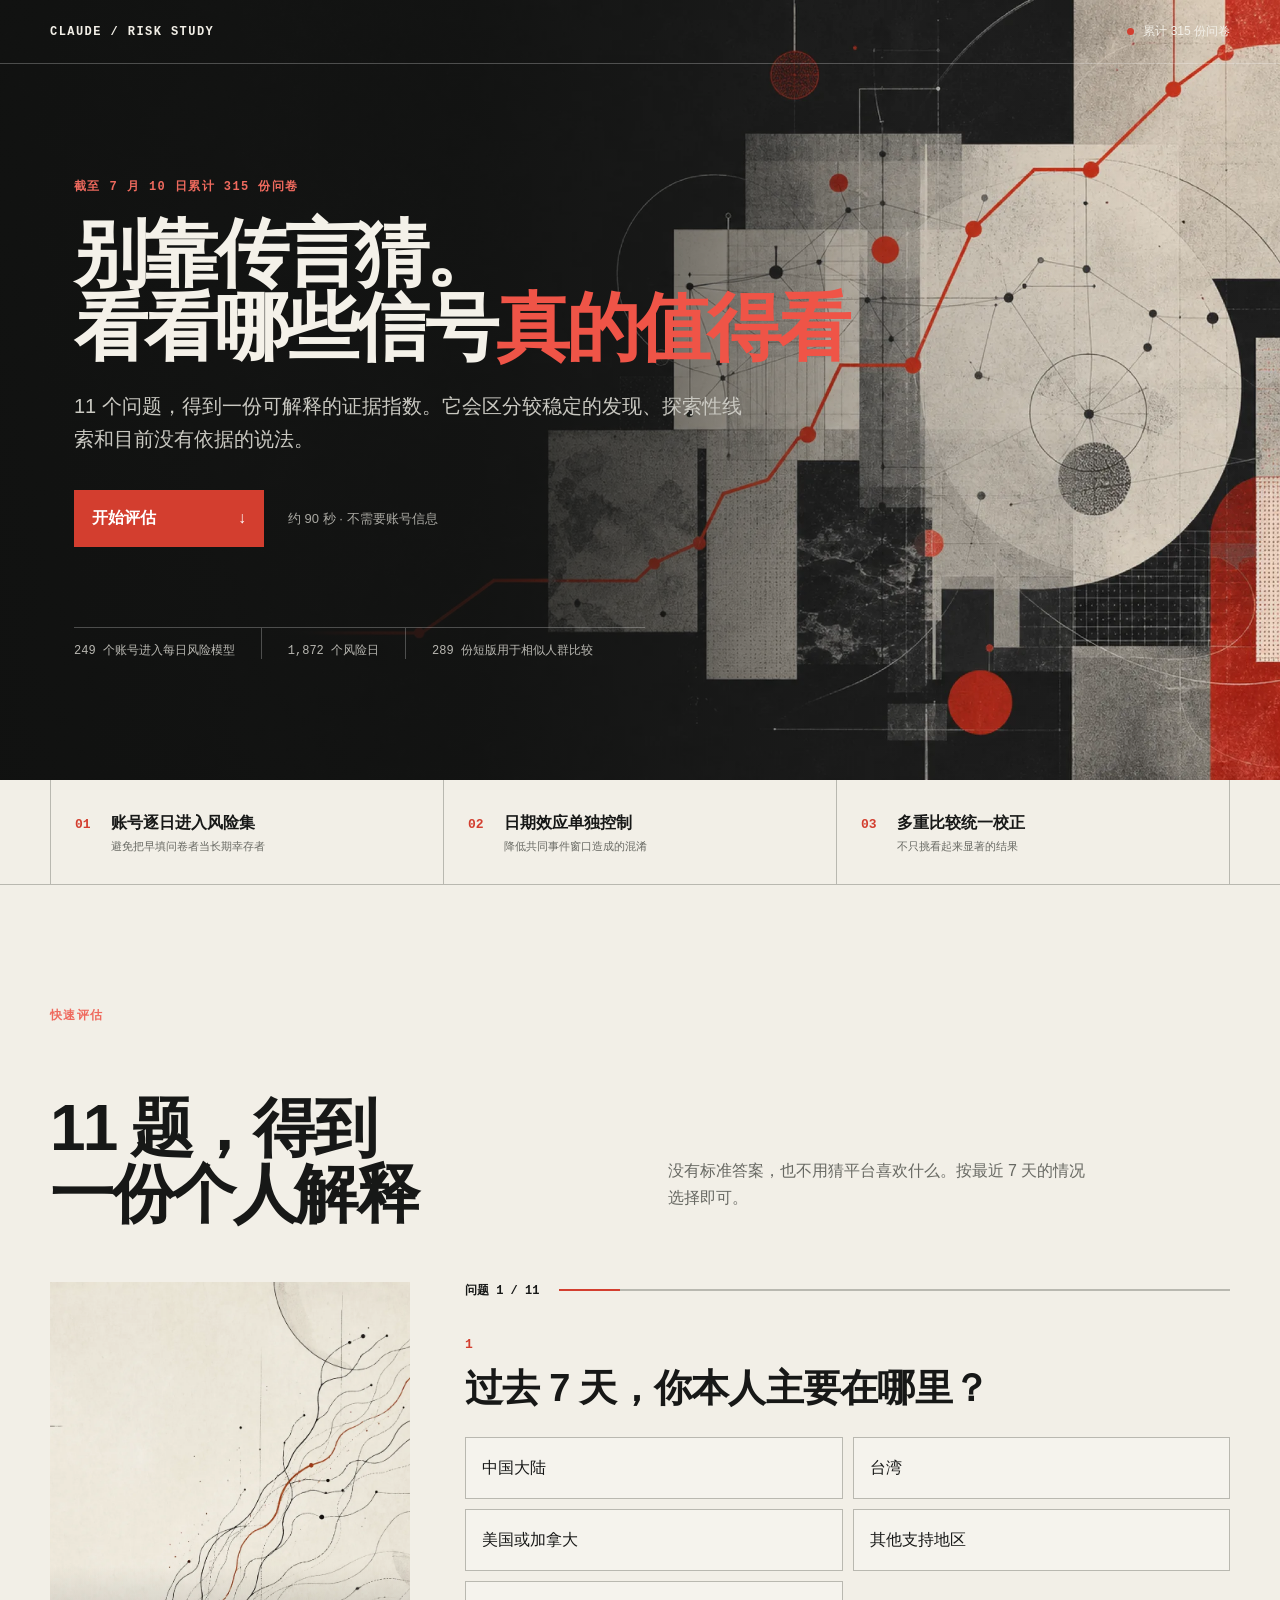
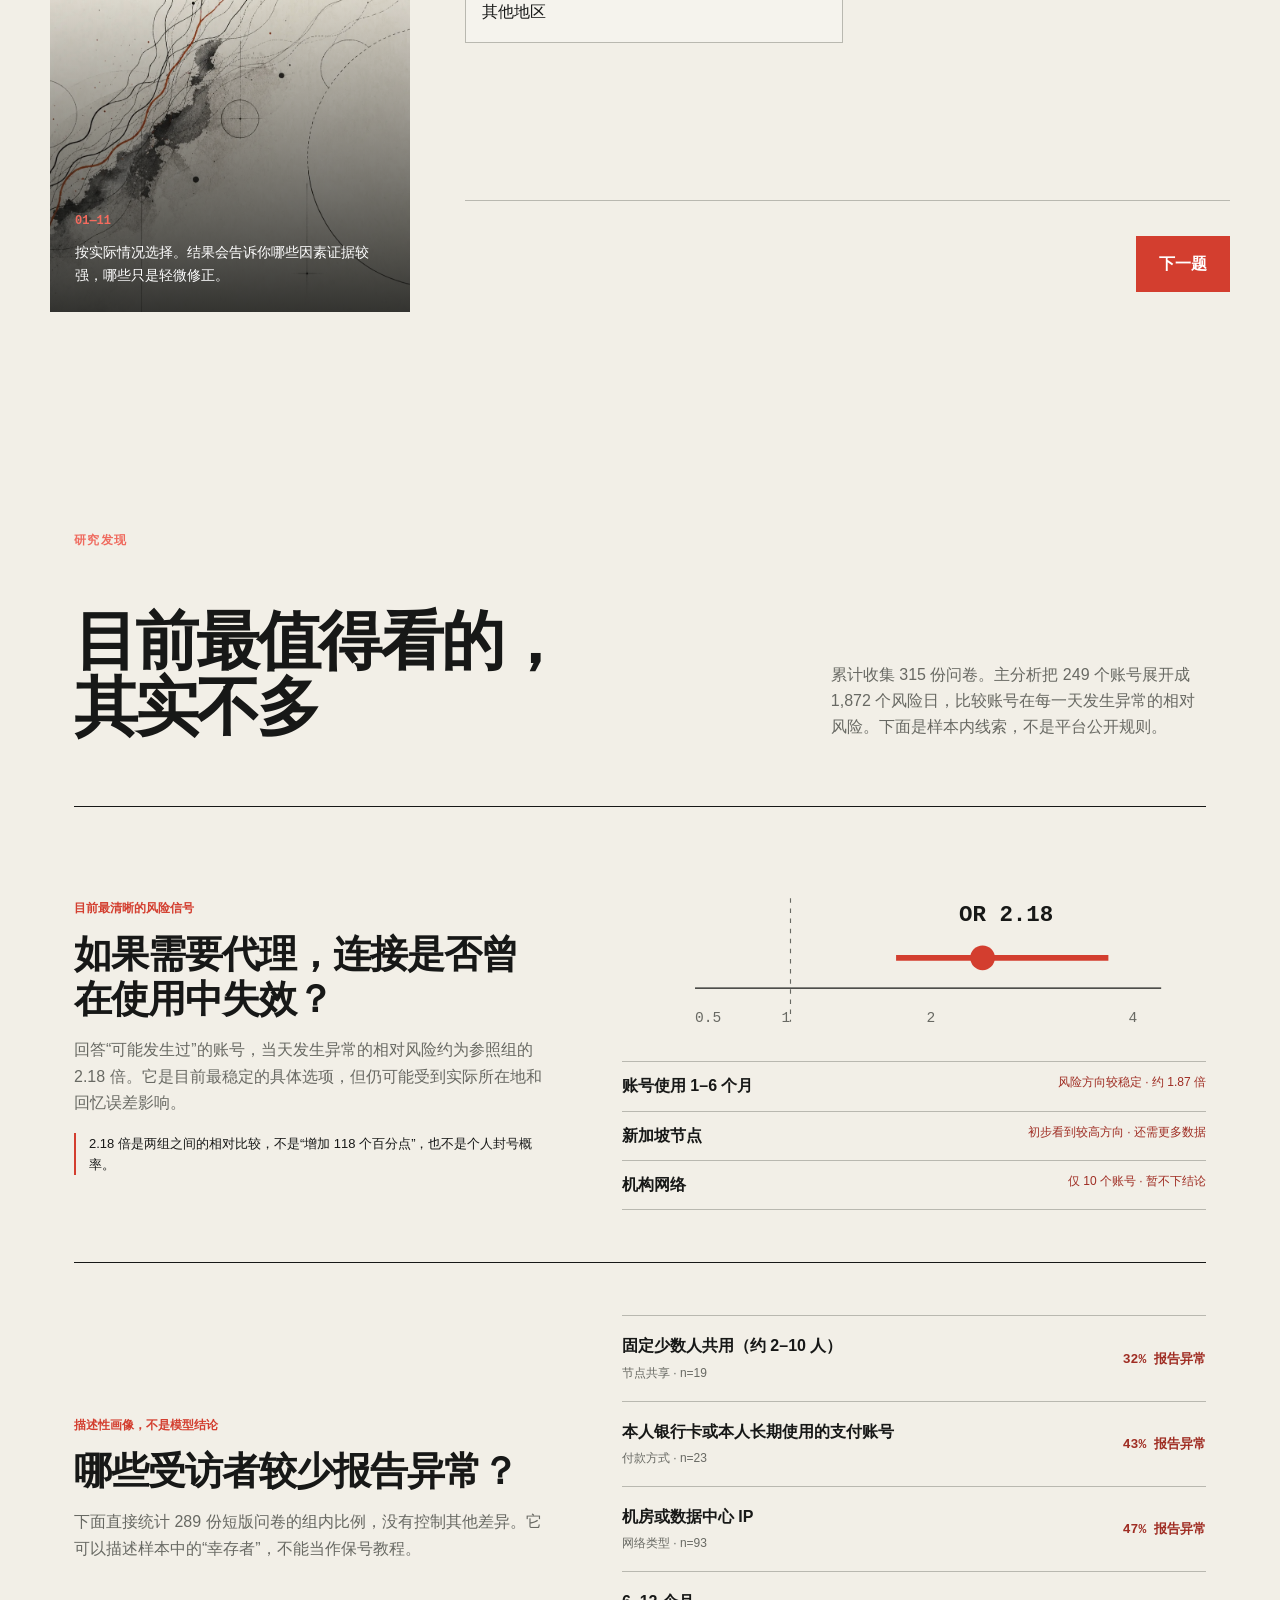
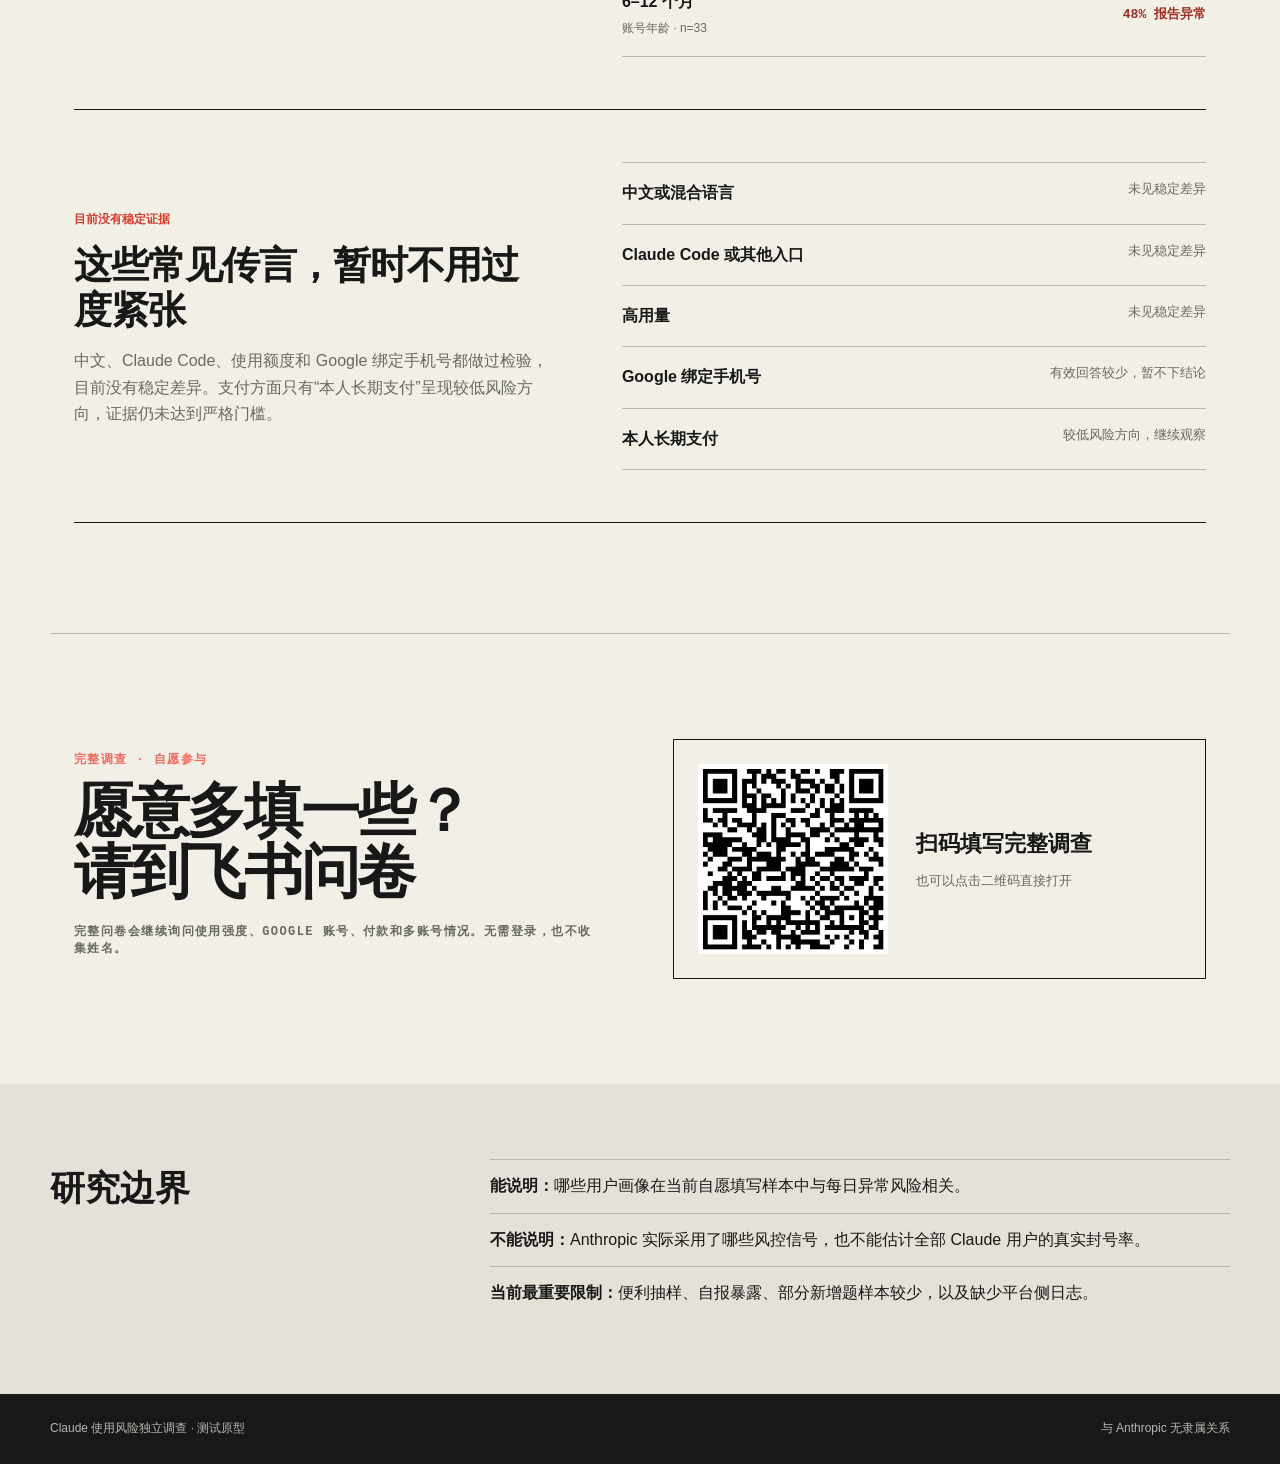
<file: index.html>
<!doctype html>
<html lang="zh-CN">
  <head>
    <meta charset="UTF-8" />
    <meta name="viewport" content="width=device-width, initial-scale=1.0" />
    <meta
      name="description"
      content="Claude 账号异常风险信号自测：累计315份问卷，主分析包含249个账号和1872个风险日。"
    />
    <title>Claude 风险信号自测 | 独立调查</title>
    <link rel="stylesheet" href="styles.css" />
  </head>
  <body>
    <!-- Atmosphere -->
    <header class="site-head">
      <a href="#top" class="wordmark">Claude / Risk Study</a>
      <div class="study-state"><span></span>累计 315 份问卷</div>
    </header>

    <main id="top">
      <!-- ═══ Hero ═══ -->
      <section class="hero">
        <div class="hero-copy">
          <p class="kicker">截至 7 月 10 日累计 315 份问卷</p>
          <h1>别靠传言猜。<br />看看哪些信号<span>真的值得看</span></h1>
          <p class="lead">
            11
            个问题，得到一份可解释的证据指数。它会区分较稳定的发现、探索性线索和目前没有依据的说法。
          </p>
          <div class="hero-actions">
            <a class="primary-action" href="#assessment"
              >开始评估 <span>&darr;</span></a
            >
            <span class="hero-meta">约 90 秒 · 不需要账号信息</span>
          </div>
          <div class="hero-proof">
            <span>249 个账号进入每日风险模型</span><span>1,872 个风险日</span
            ><span>289 份短版用于相似人群比较</span>
          </div>
        </div>
      </section>

      <section class="value-strip" aria-label="评估内容">
        <div>
          <b>01</b
          ><span
            >账号逐日进入风险集<small>避免把早填问卷者当长期幸存者</small></span
          >
        </div>
        <div>
          <b>02</b
          ><span
            >日期效应单独控制<small>降低共同事件窗口造成的混淆</small></span
          >
        </div>
        <div>
          <b>03</b
          ><span>多重比较统一校正<small>不只挑看起来显著的结果</small></span>
        </div>
      </section>

      <!-- ═══ Assessment ═══ -->
      <section id="assessment" class="assessment">
        <header class="section-head">
          <p class="overline">快速评估</p>
          <h2>11 题，得到<br />一份个人解释</h2>
          <p class="sub">
            没有标准答案，也不用猜平台喜欢什么。按最近 7 天的情况选择即可。
          </p>
        </header>

        <div class="assessment-grid">
          <aside class="form-visual" aria-hidden="true">
            <img src="assets/form-routes.webp" alt="" />
            <div>
              <span>01—11</span>
              <p>
                按实际情况选择。结果会告诉你哪些因素证据较强，哪些只是轻微修正。
              </p>
            </div>
          </aside>
          <form id="riskForm" novalidate>
            <div class="step-meter" aria-live="polite">
              <span id="stepCount">问题 1 / 11</span>
              <div><i id="stepBar"></i></div>
            </div>
            <fieldset>
              <legend><span>1</span>过去 7 天，你本人主要在哪里？</legend>
              <div class="choices" data-required="actual_location">
                <label
                  ><input
                    type="radio"
                    name="actual_location"
                    value="mainland"
                  /><span>中国大陆</span></label
                >
                <label
                  ><input
                    type="radio"
                    name="actual_location"
                    value="taiwan"
                  /><span>台湾</span></label
                >
                <label
                  ><input
                    type="radio"
                    name="actual_location"
                    value="us_ca"
                  /><span>美国或加拿大</span></label
                >
                <label
                  ><input
                    type="radio"
                    name="actual_location"
                    value="other_supported"
                  /><span>其他支持地区</span></label
                >
                <label
                  ><input
                    type="radio"
                    name="actual_location"
                    value="other"
                  /><span>其他地区</span></label
                >
              </div>
            </fieldset>

            <fieldset>
              <legend><span>2</span>这个 Claude 账号用了多久？</legend>
              <div class="choices" data-required="account_age">
                <label
                  ><input
                    type="radio"
                    name="account_age"
                    value="under_7d"
                  /><span>7 天以内</span></label
                >
                <label
                  ><input
                    type="radio"
                    name="account_age"
                    value="under_1m"
                  /><span>1 个月以内</span></label
                >
                <label
                  ><input type="radio" name="account_age" value="1_6m" /><span
                    >1–6 个月</span
                  ></label
                >
                <label
                  ><input type="radio" name="account_age" value="6_12m" /><span
                    >6–12 个月</span
                  ></label
                >
                <label
                  ><input
                    type="radio"
                    name="account_age"
                    value="over_1y"
                  /><span>1 年以上</span></label
                >
              </div>
            </fieldset>

            <fieldset>
              <legend>
                <span>3</span>有没有在代理未连接或失效时打开过 Claude？
              </legend>
              <div class="choices compact" data-required="unproxied">
                <label
                  ><input type="radio" name="unproxied" value="never" /><span
                    >确认没有</span
                  ></label
                >
                <label
                  ><input type="radio" name="unproxied" value="possible" /><span
                    >可能有过</span
                  ></label
                >
                <label
                  ><input type="radio" name="unproxied" value="repeated" /><span
                    >明确有过多次</span
                  ></label
                >
                <label
                  ><input type="radio" name="unproxied" value="unknown" /><span
                    >不确定</span
                  ></label
                >
                <label
                  ><input
                    type="radio"
                    name="unproxied"
                    value="not_applicable"
                  /><span>不需要代理</span></label
                >
              </div>
            </fieldset>

            <fieldset>
              <legend><span>4</span>过去 7 天最常用的节点在哪个地区？</legend>
              <div class="choices" data-required="node_region">
                <label
                  ><input
                    type="radio"
                    name="node_region"
                    value="singapore"
                  /><span>新加坡</span></label
                >
                <label
                  ><input type="radio" name="node_region" value="us_ca" /><span
                    >美国或加拿大</span
                  ></label
                >
                <label
                  ><input type="radio" name="node_region" value="japan" /><span
                    >日本</span
                  ></label
                >
                <label
                  ><input type="radio" name="node_region" value="taiwan" /><span
                    >台湾</span
                  ></label
                >
                <label
                  ><input type="radio" name="node_region" value="other" /><span
                    >其他或多地区</span
                  ></label
                >
                <label
                  ><input
                    type="radio"
                    name="node_region"
                    value="not_applicable"
                  /><span>不使用代理</span></label
                >
              </div>
            </fieldset>

            <fieldset>
              <legend><span>5</span>主要节点属于哪种网络？</legend>
              <div class="choices" data-required="node_type">
                <label
                  ><input
                    type="radio"
                    name="node_type"
                    value="residential"
                  /><span>家宽或住宅 IP</span></label
                >
                <label
                  ><input
                    type="radio"
                    name="node_type"
                    value="datacenter"
                  /><span>机房或数据中心 IP</span></label
                >
                <label
                  ><input
                    type="radio"
                    name="node_type"
                    value="organization"
                  /><span>公司、学校或机构网络</span></label
                >
                <label
                  ><input type="radio" name="node_type" value="unknown" /><span
                    >不清楚</span
                  ></label
                >
                <label
                  ><input
                    type="radio"
                    name="node_type"
                    value="not_applicable"
                  /><span>不使用代理</span></label
                >
              </div>
            </fieldset>

            <fieldset>
              <legend><span>6</span>这个节点通常由多少人共享？</legend>
              <div class="choices compact" data-required="node_sharing">
                <label
                  ><input
                    type="radio"
                    name="node_sharing"
                    value="private"
                  /><span>仅本人或固定家庭</span></label
                >
                <label
                  ><input type="radio" name="node_sharing" value="small" /><span
                    >少量固定用户</span
                  ></label
                >
                <label
                  ><input type="radio" name="node_sharing" value="large" /><span
                    >机场或大量用户</span
                  ></label
                >
                <label
                  ><input
                    type="radio"
                    name="node_sharing"
                    value="unknown"
                  /><span>不清楚</span></label
                >
                <label
                  ><input
                    type="radio"
                    name="node_sharing"
                    value="not_applicable"
                  /><span>不使用代理</span></label
                >
              </div>
            </fieldset>

            <fieldset>
              <legend><span>7</span>设备时区通常和哪边一致？</legend>
              <div class="choices compact" data-required="timezone_match">
                <label
                  ><input
                    type="radio"
                    name="timezone_match"
                    value="actual"
                  /><span>和本人所在地一致</span></label
                >
                <label
                  ><input
                    type="radio"
                    name="timezone_match"
                    value="proxy"
                  /><span>和代理出口一致</span></label
                >
                <label
                  ><input
                    type="radio"
                    name="timezone_match"
                    value="both"
                  /><span>两边本来就一致</span></label
                >
                <label
                  ><input
                    type="radio"
                    name="timezone_match"
                    value="neither"
                  /><span>两边都不一致</span></label
                >
                <label
                  ><input
                    type="radio"
                    name="timezone_match"
                    value="unknown"
                  /><span>不清楚</span></label
                >
              </div>
            </fieldset>

            <fieldset>
              <legend><span>8</span>Google 账号的主要地区是什么？</legend>
              <div class="choices compact" data-required="google_region">
                <label
                  ><input
                    type="radio"
                    name="google_region"
                    value="us_ca"
                  /><span>美国或加拿大</span></label
                >
                <label
                  ><input
                    type="radio"
                    name="google_region"
                    value="taiwan"
                  /><span>台湾</span></label
                >
                <label
                  ><input
                    type="radio"
                    name="google_region"
                    value="other"
                  /><span>其他地区</span></label
                >
                <label
                  ><input
                    type="radio"
                    name="google_region"
                    value="unknown"
                  /><span>不清楚</span></label
                >
                <label
                  ><input
                    type="radio"
                    name="google_region"
                    value="not_google"
                  /><span>不使用 Google 登录</span></label
                >
              </div>
            </fieldset>

            <fieldset>
              <legend><span>9</span>你是否用指纹浏览器登录过 Claude？</legend>
              <div class="choices compact" data-required="fingerprint_browser">
                <label
                  ><input
                    type="radio"
                    name="fingerprint_browser"
                    value="never"
                  /><span>从未使用</span></label
                >
                <label
                  ><input
                    type="radio"
                    name="fingerprint_browser"
                    value="fixed"
                  /><span>使用，且环境固定</span></label
                >
                <label
                  ><input
                    type="radio"
                    name="fingerprint_browser"
                    value="changed"
                  /><span>使用，环境有变化</span></label
                >
                <label
                  ><input
                    type="radio"
                    name="fingerprint_browser"
                    value="unknown"
                  /><span>不确定</span></label
                >
              </div>
            </fieldset>

            <fieldset>
              <legend><span>10</span>Claude 套餐主要怎么付款？</legend>
              <div class="choices" data-required="payment_method">
                <label
                  ><input type="radio" name="payment_method" value="own" /><span
                    >本人银行卡或长期使用的支付账号</span
                  ></label
                >
                <label
                  ><input
                    type="radio"
                    name="payment_method"
                    value="app_store"
                  /><span>App Store 或 Google Play</span></label
                >
                <label
                  ><input
                    type="radio"
                    name="payment_method"
                    value="third_party"
                  /><span>第三方代充或成品号</span></label
                >
                <label
                  ><input
                    type="radio"
                    name="payment_method"
                    value="shared"
                  /><span>他人代付或共享付款方式</span></label
                >
                <label
                  ><input
                    type="radio"
                    name="payment_method"
                    value="free"
                  /><span>免费套餐</span></label
                >
              </div>
            </fieldset>

            <fieldset>
              <legend><span>11</span>你最常通过哪个入口使用 Claude？</legend>
              <div class="choices" data-required="access_mode">
                <label
                  ><input type="radio" name="access_mode" value="web" /><span
                    >浏览器网页</span
                  ></label
                >
                <label
                  ><input
                    type="radio"
                    name="access_mode"
                    value="desktop"
                  /><span>电脑端软件</span></label
                >
                <label
                  ><input type="radio" name="access_mode" value="mobile" /><span
                    >移动端 App</span
                  ></label
                >
                <label
                  ><input type="radio" name="access_mode" value="code" /><span
                    >Claude Code 或终端</span
                  ></label
                >
                <label
                  ><input type="radio" name="access_mode" value="ide" /><span
                    >IDE 或编辑器</span
                  ></label
                >
                <label
                  ><input type="radio" name="access_mode" value="mixed" /><span
                    >多个入口混用</span
                  ></label
                >
              </div>
            </fieldset>

            <div id="formError" class="form-error" role="alert" hidden>
              请选择一个答案后继续。
            </div>
            <div class="step-actions">
              <button id="prevStep" type="button" hidden>上一题</button>
              <button id="nextStep" type="button">下一题</button>
              <button class="submit-risk" type="submit" hidden>
                查看我的结果
              </button>
            </div>
          </form>
        </div>
      </section>

      <!-- ═══ Result ═══ -->
      <section id="result" class="result" hidden aria-live="polite">
        <header>
          <p>你的评估结果</p>
          <div class="result-heading">
            <h2 id="riskLabel">—</h2>
            <div class="score"><b id="riskScore">—</b><span>/ 100</span></div>
          </div>
          <p id="riskMeaning" class="result-meaning"></p>
          <div class="result-meta" aria-label="结果证据说明">
            <span><small>证据等级</small><b id="evidenceLevel">—</b></span>
            <span><small>指数中心</small><b>50 = 中性</b></span>
            <span><small>模型口径</small><b>关联，不是概率</b></span>
          </div>
        </header>
        <div class="result-columns">
          <div>
            <h3>最影响结果的项目</h3>
            <ul id="factorList"></ul>
            <details class="secondary-factors">
              <summary>查看其余回答如何参与计算</summary>
              <ul id="secondaryFactorList"></ul>
            </details>
          </div>
          <div>
            <h3>建议</h3>
            <ul id="adviceList"></ul>
          </div>
        </div>
        <section class="peer-panel" aria-labelledby="peerTitle">
          <header>
            <p>和你核心情况相近的受访者</p>
            <h3 id="peerTitle"><b id="peerCount">—</b> 人</h3>
          </header>
          <div class="peer-rate">
            <b id="peerRate">—</b>
            <span>报告被封、受限或曾发生异常</span>
          </div>
          <div class="peer-note">
            <p id="peerBasis">正在匹配核心画像…</p>
            <small id="peerBiasNote"></small>
          </div>
        </section>
        <div class="result-caveat">
          <strong>不是封号概率</strong>
          <p>
            指数以 50
            为中性点，依据效应量和证据稳定性加权。它不是平台评分，也不是你未来被封的概率。
          </p>
        </div>
      </section>

      <section class="findings" aria-labelledby="findingsTitle">
        <header class="findings-head">
          <p class="overline">研究发现</p>
          <h2 id="findingsTitle">目前最值得看的，<br />其实不多</h2>
          <p>
            累计收集 315 份问卷。主分析把 249 个账号展开成 1,872
            个风险日，比较账号在每一天发生异常的相对风险。下面是样本内线索，不是平台公开规则。
          </p>
        </header>

        <article class="finding finding-signal">
          <div class="finding-copy">
            <span>目前最清晰的风险信号</span>
            <h3>如果需要代理，连接是否曾在使用中失效？</h3>
            <p>
              回答“可能发生过”的账号，当天发生异常的相对风险约为参照组的 2.18
              倍。它是目前最稳定的具体选项，但仍可能受到实际所在地和回忆误差影响。
            </p>
            <small class="plain-stat"
              >2.18 倍是两组之间的相对比较，不是“增加 118
              个百分点”，也不是个人封号概率。</small
            >
          </div>
          <div class="risk-evidence">
            <svg
              viewBox="0 0 520 180"
              role="img"
              aria-label="未代理连接风险比及置信区间"
            >
              <line x1="65" y1="115" x2="480" y2="115" />
              <line class="reference" x1="150" y1="35" x2="150" y2="145" />
              <line class="interval" x1="244" y1="88" x2="433" y2="88" />
              <circle cx="321" cy="88" r="11" />
              <text x="65" y="145">0.5</text>
              <text x="142" y="145">1</text>
              <text x="271" y="145">2</text>
              <text x="451" y="145">4</text>
              <text class="chart-value" x="300" y="55">OR 2.18</text>
            </svg>
            <ul class="compact-evidence">
              <li>
                <b>账号使用 1–6 个月</b><span>风险方向较稳定 · 约 1.87 倍</span>
              </li>
              <li>
                <b>新加坡节点</b><span>初步看到较高方向 · 还需更多数据</span>
              </li>
              <li><b>机构网络</b><span>仅 10 个账号 · 暂不下结论</span></li>
            </ul>
          </div>
        </article>

        <article class="finding finding-protective">
          <div class="finding-copy">
            <span>描述性画像，不是模型结论</span>
            <h3>哪些受访者较少报告异常？</h3>
            <p>
              下面直接统计 289
              份短版问卷的组内比例，没有控制其他差异。它可以描述样本中的“幸存者”，不能当作保号教程。
            </p>
          </div>
          <ul id="lowEventProfiles" class="null-list survivor-list"></ul>
        </article>

        <article class="finding finding-null">
          <div class="finding-copy">
            <span>目前没有稳定证据</span>
            <h3>这些常见传言，暂时不用过度紧张</h3>
            <p>
              中文、Claude Code、使用额度和 Google
              绑定手机号都做过检验，目前没有稳定差异。支付方面只有“本人长期支付”呈现较低风险方向，证据仍未达到严格门槛。
            </p>
          </div>
          <ul class="null-list">
            <li><b>中文或混合语言</b><span>未见稳定差异</span></li>
            <li><b>Claude Code 或其他入口</b><span>未见稳定差异</span></li>
            <li><b>高用量</b><span>未见稳定差异</span></li>
            <li>
              <b>Google 绑定手机号</b><span>有效回答较少，暂不下结论</span>
            </li>
            <li><b>本人长期支付</b><span>较低风险方向，继续观察</span></li>
          </ul>
        </article>
      </section>

      <!-- ═══ Participation ═══ -->
      <section id="participation" class="participation" hidden>
        <header class="participation-head">
          <p class="overline">完整调查 · 自愿参与</p>
          <h2>愿意多填一些？<br />请到飞书问卷</h2>
          <p>
            完整问卷会继续询问使用强度、Google
            账号、付款和多账号情况。无需登录，也不收集姓名。
          </p>
        </header>

        <a
          class="survey-qr"
          href="https://scn1g64tu9w3.feishu.cn/share/base/shrcn0TDOcBcRe38YrsKorg9yf8"
          target="_blank"
          rel="noreferrer"
        >
          <img src="assets/feishu-survey-qr.png" alt="飞书完整调查二维码" />
          <span
            ><b>扫码填写完整调查</b
            ><small>也可以点击二维码直接打开</small></span
          >
        </a>

        <div class="consent-choice" role="radiogroup" aria-label="参与方式">
          <label
            ><input type="radio" name="consent_mode" value="research" /><span
              ><b>参与调查</b
              ><small>填写扩展信息后主动提交，帮助改进群体模型</small></span
            ></label
          >
          <label
            ><input
              type="radio"
              name="consent_mode"
              value="local"
              checked
            /><span><b>暂不参与</b><small>保留当前评估结果</small></span></label
          >
        </div>

        <form id="researchForm" hidden>
          <div class="privacy-notice">
            <strong>提交前说明</strong>
            <ul>
              <li>不收集姓名、邮箱、Claude 账号或 Google 账号。</li>
              <li>服务器仅保存问卷答案、提交时间和随机编号。</li>
              <li>数据用于改进群体统计模型，不用于识别个人。</li>
              <li>测试原型，正式公开前仍需补充完整隐私政策。</li>
            </ul>
          </div>

          <fieldset>
            <legend>主要通过哪些入口使用 Claude？</legend>
            <div class="choices check">
              <label
                ><input type="checkbox" name="access_modes" value="web" /><span
                  >浏览器网页</span
                ></label
              >
              <label
                ><input
                  type="checkbox"
                  name="access_modes"
                  value="desktop"
                /><span>电脑端应用</span></label
              >
              <label
                ><input
                  type="checkbox"
                  name="access_modes"
                  value="mobile"
                /><span>移动端 App</span></label
              >
              <label
                ><input
                  type="checkbox"
                  name="access_modes"
                  value="claude_code"
                /><span>Claude Code/终端</span></label
              >
              <label
                ><input type="checkbox" name="access_modes" value="ide" /><span
                  >IDE/编辑器</span
                ></label
              >
            </div>
          </fieldset>

          <div class="two-up">
            <label class="select-field"
              >主要登录方式<select name="auth_method" required>
                <option value="">请选择</option>
                <option value="google">Google 账号</option>
                <option value="apple">Apple 账号</option>
                <option value="email">邮箱</option>
                <option value="other">其他</option>
              </select></label
            >
            <label class="select-field"
              >额度使用情况<select name="quota_usage" required>
                <option value="">请选择</option>
                <option value="low">很少使用</option>
                <option value="medium">中等使用</option>
                <option value="high">经常接近上限</option>
                <option value="limit">经常用满或触发限制</option>
              </select></label
            >
          </div>

          <div id="googleFields" class="google-fields" hidden>
            <label class="select-field"
              >Google 绑定手机号类型<select name="google_phone_type">
                <option value="">请选择</option>
                <option value="personal_sim">本人长期使用的实体手机号</option>
                <option value="virtual">虚拟/接码号码</option>
                <option value="none">从未绑定手机号</option>
                <option value="unknown">不确定</option>
              </select></label
            >
            <label class="select-field"
              >手机号国家或地区<select name="google_phone_region">
                <option value="">请选择</option>
                <option value="cn">中国大陆 +86</option>
                <option value="us_ca">美国/加拿大 +1</option>
                <option value="hk_mo_tw">港澳台</option>
                <option value="other">其他</option>
                <option value="none">未绑定</option>
              </select></label
            >
            <label class="select-field"
              >Google 法定地区<select name="google_legal_region">
                <option value="">请选择</option>
                <option value="us_ca">美国/加拿大</option>
                <option value="cn">中国大陆</option>
                <option value="tw">台湾</option>
                <option value="other">其他</option>
                <option value="unknown">找不到/不确定</option>
              </select></label
            >
          </div>

          <fieldset>
            <legend>主要用途（可多选）</legend>
            <div class="choices check">
              <label
                ><input type="checkbox" name="use_cases" value="study" /><span
                  >学习/科研</span
                ></label
              >
              <label
                ><input type="checkbox" name="use_cases" value="coding" /><span
                  >编程开发</span
                ></label
              >
              <label
                ><input type="checkbox" name="use_cases" value="office" /><span
                  >办公/翻译</span
                ></label
              >
              <label
                ><input type="checkbox" name="use_cases" value="writing" /><span
                  >写作/创作</span
                ></label
              >
              <label
                ><input type="checkbox" name="use_cases" value="chat" /><span
                  >聊天/问答</span
                ></label
              >
              <label
                ><input
                  type="checkbox"
                  name="use_cases"
                  value="business"
                /><span>商业业务</span></label
              >
            </div>
          </fieldset>

          <label class="consent-check"
            ><input type="checkbox" name="explicit_consent" required /><span
              >我已阅读以上说明，自愿将基础答案和扩展答案提交用于匿名统计研究。</span
            ></label
          >
          <button id="sendResearch" class="send-research" type="submit">
            同意并提交
          </button>
          <p id="submitStatus" class="submit-status" role="status"></p>
        </form>
      </section>

      <!-- ═══ Methods ═══ -->
      <section class="method-note">
        <h2>研究边界</h2>
        <div class="method-body">
          <p>
            <strong>能说明：</strong
            >哪些用户画像在当前自愿填写样本中与每日异常风险相关。
          </p>
          <p>
            <strong>不能说明：</strong>Anthropic
            实际采用了哪些风控信号，也不能估计全部 Claude 用户的真实封号率。
          </p>
          <p>
            <strong>当前最重要限制：</strong
            >便利抽样、自报暴露、部分新增题样本较少，以及缺少平台侧日志。
          </p>
        </div>
      </section>
    </main>

    <footer>
      <p>Claude 使用风险独立调查 · 测试原型</p>
      <p>与 Anthropic 无隶属关系</p>
    </footer>

    <script src="audience_profile_stats.js"></script>
    <script src="app.js"></script>
  </body>
</html>
</file>
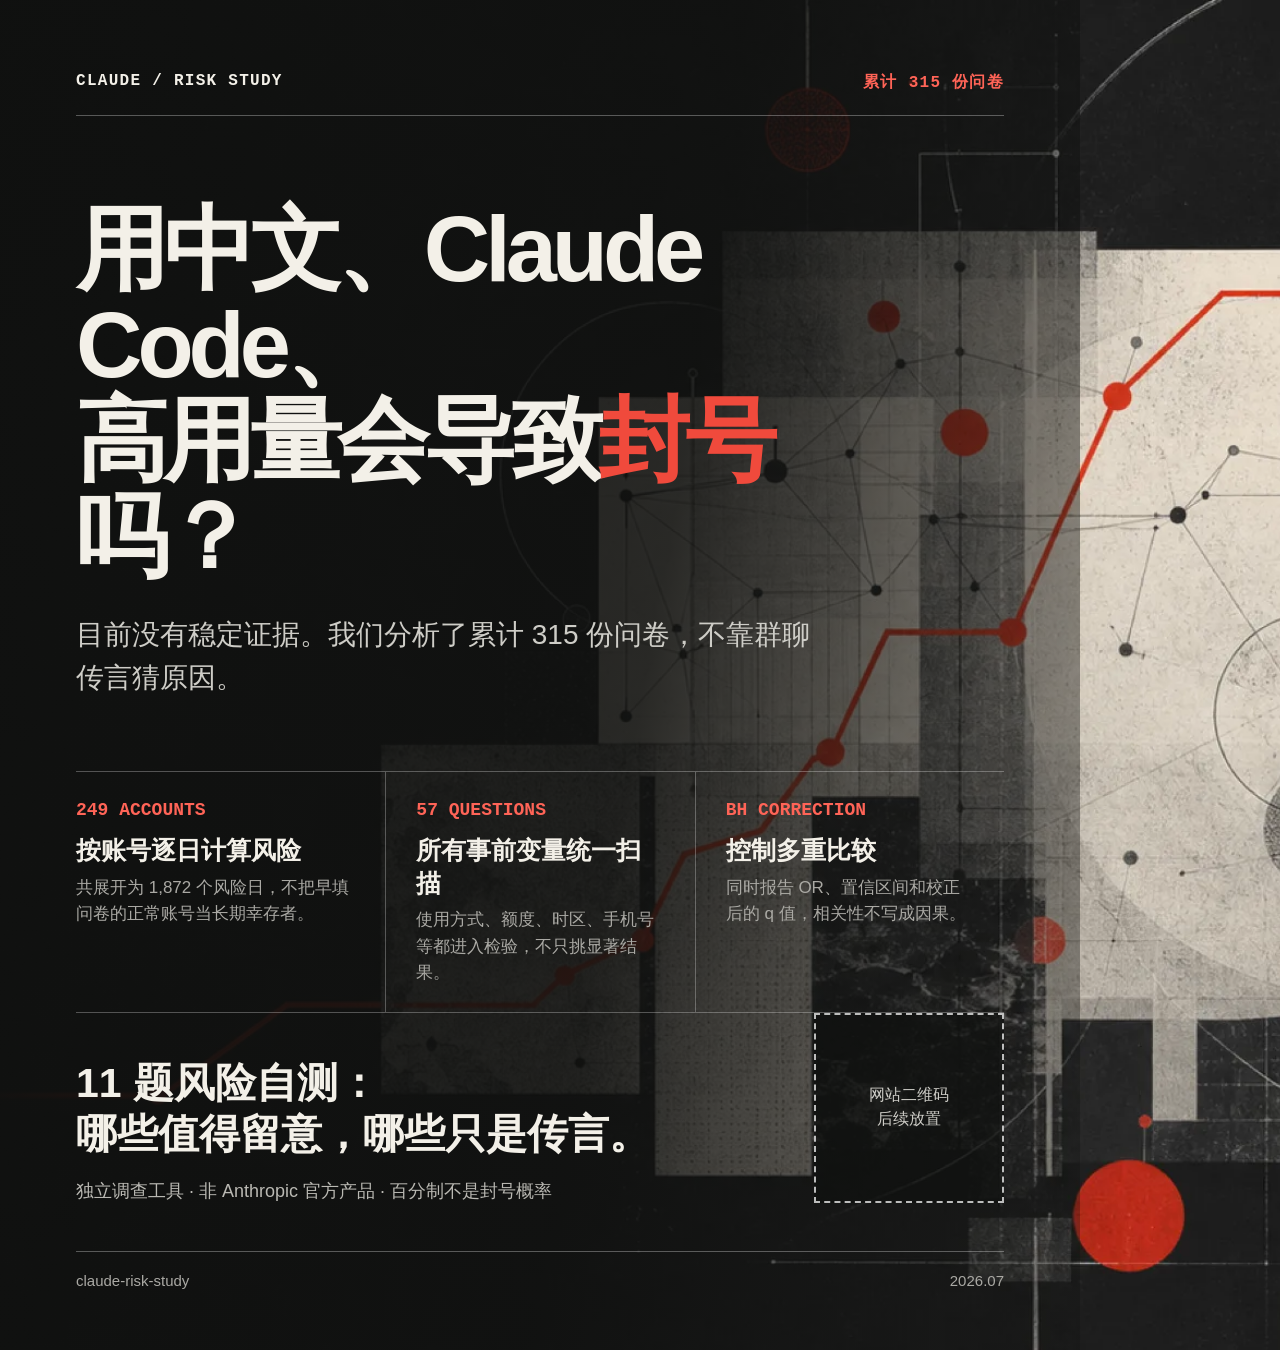
<file: promo-poster.html>
<!doctype html>
<html lang="zh-CN">
  <head>
    <meta charset="UTF-8" />
    <meta name="viewport" content="width=device-width, initial-scale=1.0" />
    <title>Claude 使用风险自测</title>
    <style>
      * {
        box-sizing: border-box;
      }
      html,
      body {
        width: 1080px;
        height: 1350px;
        margin: 0;
        overflow: hidden;
      }
      body {
        position: relative;
        padding: 72px 76px 64px;
        color: #f3f0e8;
        background: #151615 url("assets/hero-network.webp") center / cover
          no-repeat;
        font-family: "PingFang SC", "Noto Sans SC", sans-serif;
      }
      body::before {
        content: "";
        position: absolute;
        inset: 0;
        background: linear-gradient(
          100deg,
          rgba(15, 16, 15, 0.97) 0%,
          rgba(15, 16, 15, 0.88) 58%,
          rgba(15, 16, 15, 0.28) 100%
        );
      }
      main {
        position: relative;
        height: 100%;
        display: flex;
        flex-direction: column;
      }
      .topline {
        display: flex;
        justify-content: space-between;
        padding-bottom: 22px;
        border-bottom: 1px solid rgba(255, 255, 255, 0.3);
        font:
          700 16px ui-monospace,
          monospace;
        letter-spacing: 0.08em;
      }
      .topline span:last-child {
        color: #ff6457;
      }
      h1 {
        max-width: 850px;
        margin: 86px 0 28px;
        font-size: 92px;
        line-height: 1.04;
        letter-spacing: -0.055em;
      }
      h1 em {
        color: #f04a3c;
        font-style: normal;
      }
      .lead {
        max-width: 760px;
        margin: 0;
        color: #cecdc7;
        font-size: 28px;
        line-height: 1.55;
      }
      .evidence {
        display: grid;
        grid-template-columns: repeat(3, 1fr);
        margin-top: 72px;
        border-top: 1px solid rgba(255, 255, 255, 0.28);
        border-bottom: 1px solid rgba(255, 255, 255, 0.28);
      }
      .evidence div {
        min-height: 185px;
        padding: 28px 30px 25px 0;
      }
      .evidence div + div {
        padding-left: 30px;
        border-left: 1px solid rgba(255, 255, 255, 0.28);
      }
      .evidence b {
        display: block;
        color: #ff6457;
        font:
          700 18px ui-monospace,
          monospace;
      }
      .evidence strong {
        display: block;
        margin: 14px 0 8px;
        font-size: 25px;
        line-height: 1.3;
      }
      .evidence p {
        margin: 0;
        color: #aaa9a4;
        font-size: 17px;
        line-height: 1.55;
      }
      .action {
        display: flex;
        align-items: end;
        justify-content: space-between;
        gap: 40px;
        margin-top: auto;
      }
      .action h2 {
        max-width: 650px;
        margin: 0;
        font-size: 41px;
        line-height: 1.25;
      }
      .action p {
        margin: 18px 0 0;
        color: #bab9b3;
        font-size: 18px;
      }
      .qr-placeholder {
        width: 190px;
        height: 190px;
        display: grid;
        place-items: center;
        padding: 28px;
        border: 2px dashed rgba(255, 255, 255, 0.72);
        background: rgba(15, 16, 15, 0.7);
        color: #cecdc7;
        text-align: center;
        font:
          16px/1.5 ui-monospace,
          monospace;
      }
      footer {
        position: relative;
        display: flex;
        justify-content: space-between;
        margin-top: 48px;
        padding-top: 20px;
        border-top: 1px solid rgba(255, 255, 255, 0.3);
        color: #aaa9a4;
        font-size: 15px;
      }
    </style>
  </head>
  <body>
    <main>
      <div class="topline">
        <span>CLAUDE / RISK STUDY</span><span>累计 315 份问卷</span>
      </div>
      <h1>用中文、Claude Code、<br />高用量会导致<em>封号</em>吗？</h1>
      <p class="lead">
        目前没有稳定证据。我们分析了累计 315 份问卷，不靠群聊传言猜原因。
      </p>
      <section class="evidence">
        <div>
          <b>249 ACCOUNTS</b><strong>按账号逐日计算风险</strong>
          <p>共展开为 1,872 个风险日，不把早填问卷的正常账号当长期幸存者。</p>
        </div>
        <div>
          <b>57 QUESTIONS</b><strong>所有事前变量统一扫描</strong>
          <p>使用方式、额度、时区、手机号等都进入检验，不只挑显著结果。</p>
        </div>
        <div>
          <b>BH CORRECTION</b><strong>控制多重比较</strong>
          <p>同时报告 OR、置信区间和校正后的 q 值，相关性不写成因果。</p>
        </div>
      </section>
      <div class="action">
        <div>
          <h2>11 题风险自测：<br />哪些值得留意，哪些只是传言。</h2>
          <p>独立调查工具 · 非 Anthropic 官方产品 · 百分制不是封号概率</p>
        </div>
        <div class="qr-placeholder">网站二维码<br />后续放置</div>
      </div>
      <footer><span>claude-risk-study</span><span>2026.07</span></footer>
    </main>
  </body>
</html>
</file>
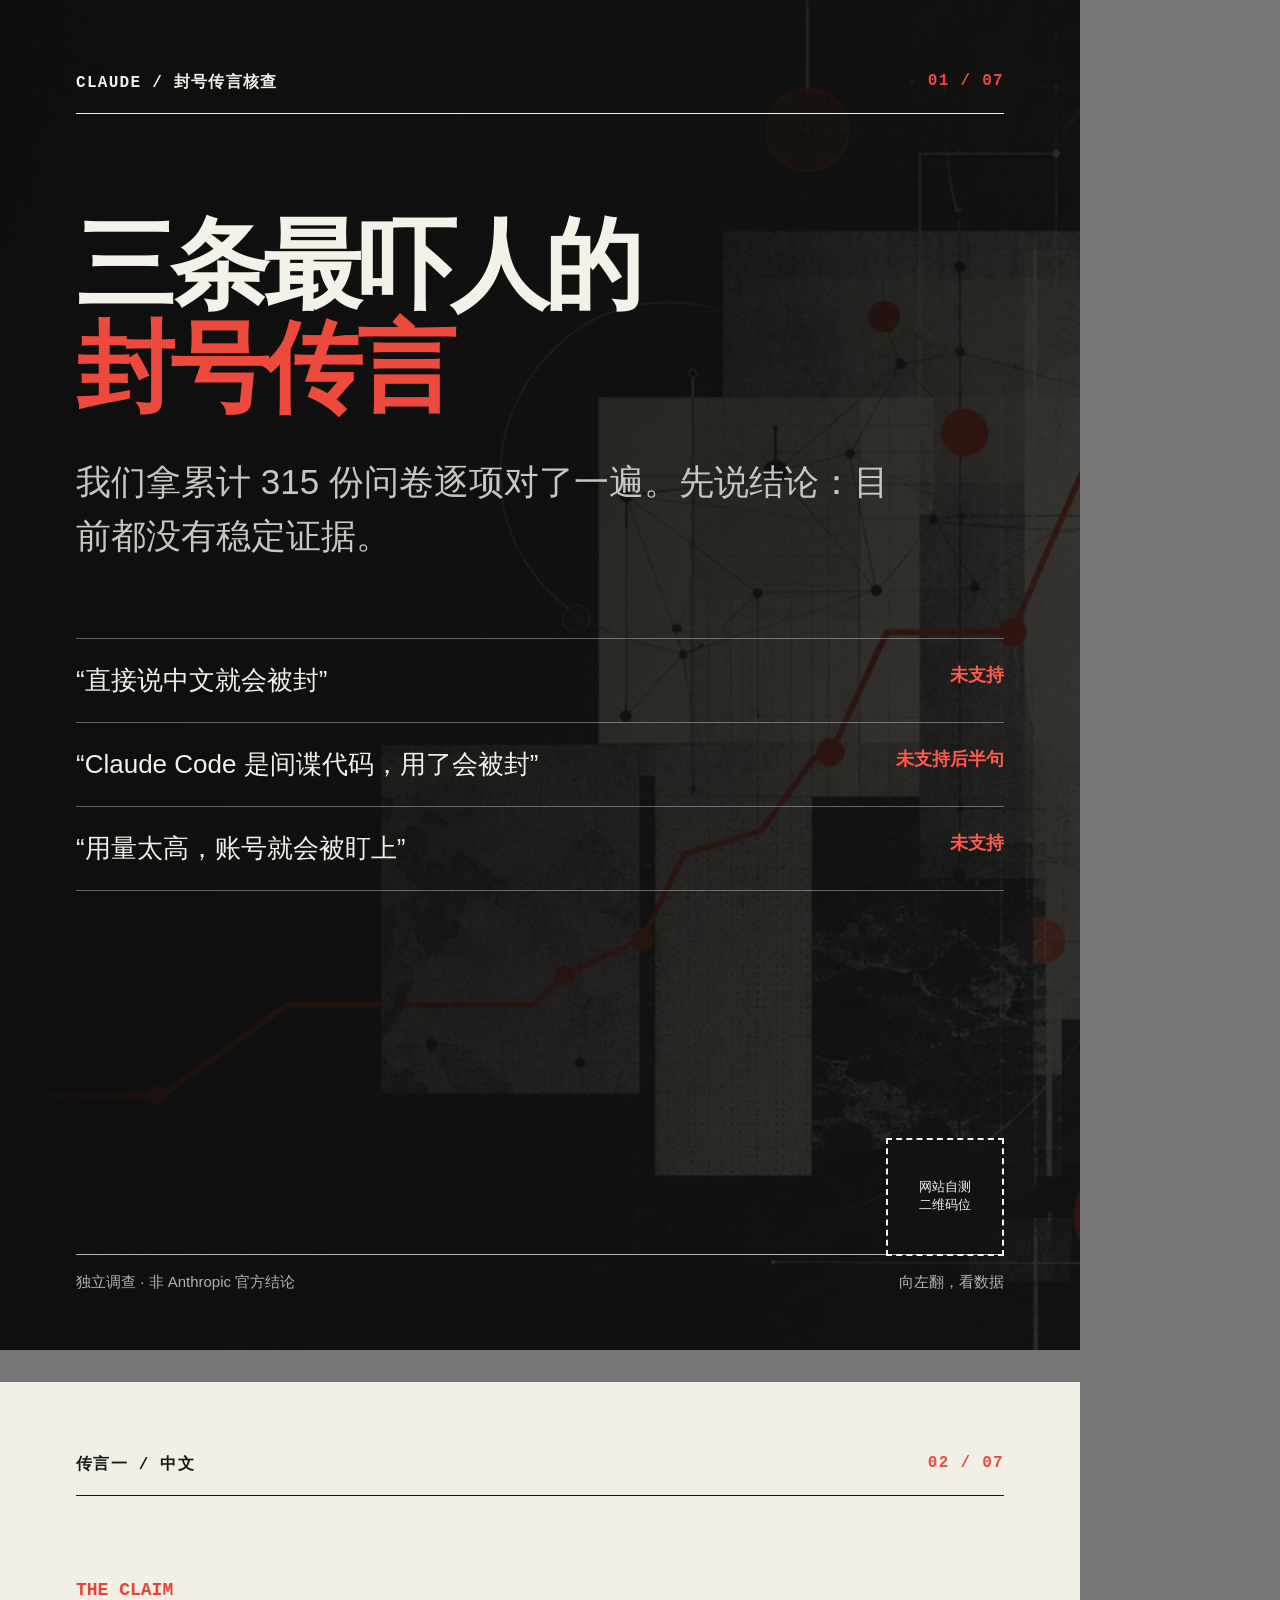
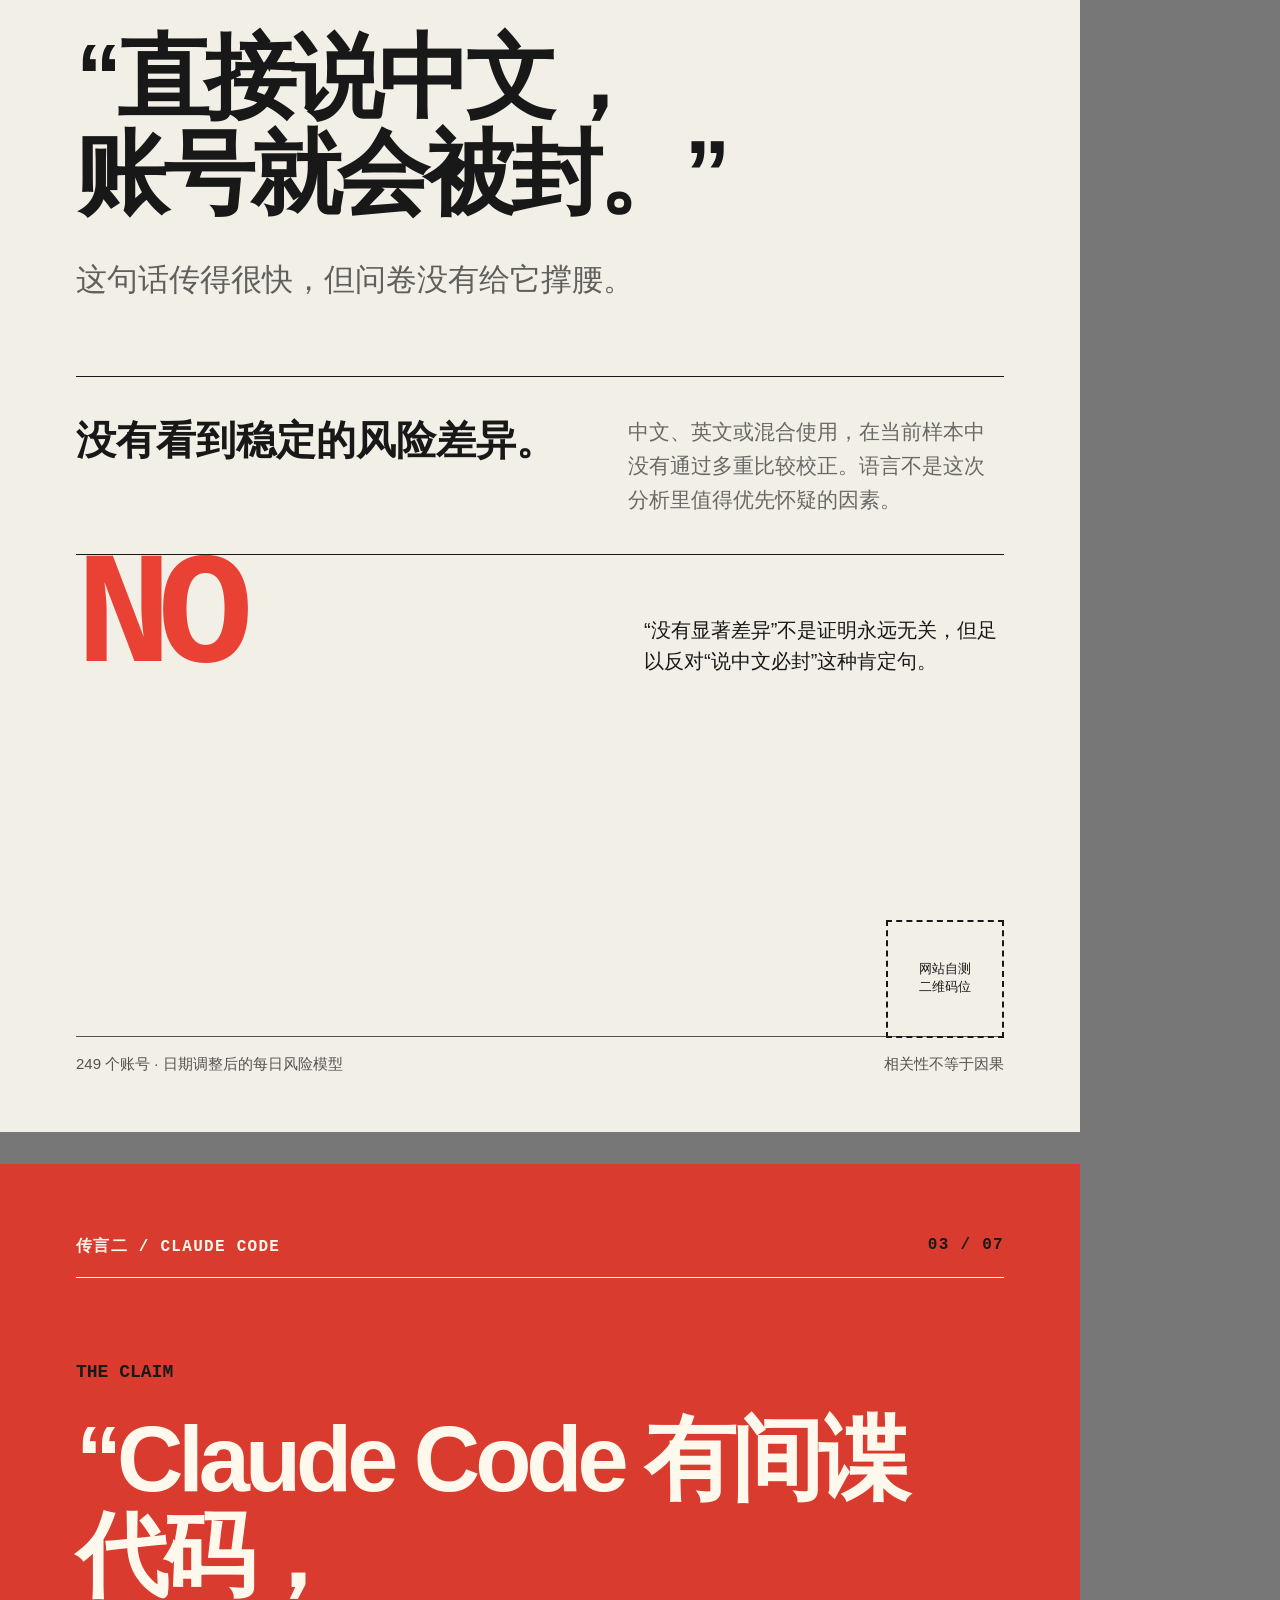
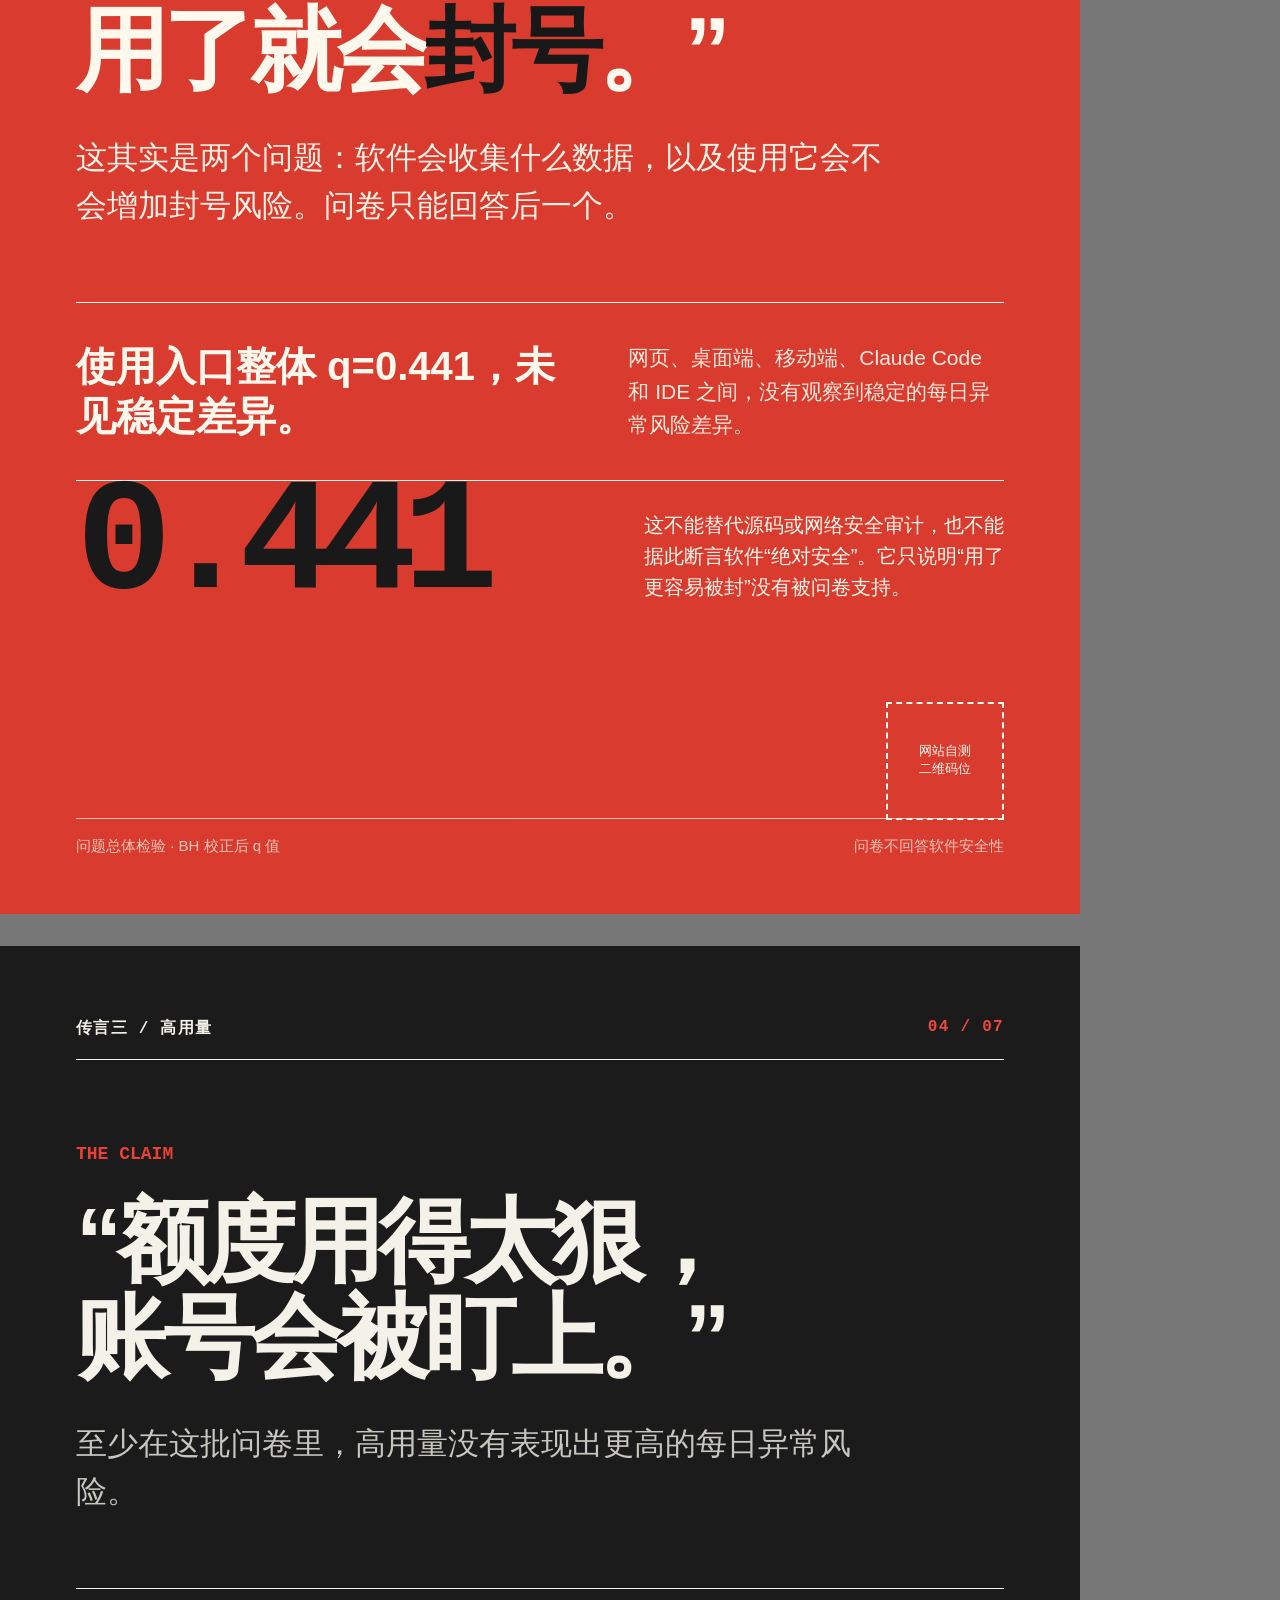
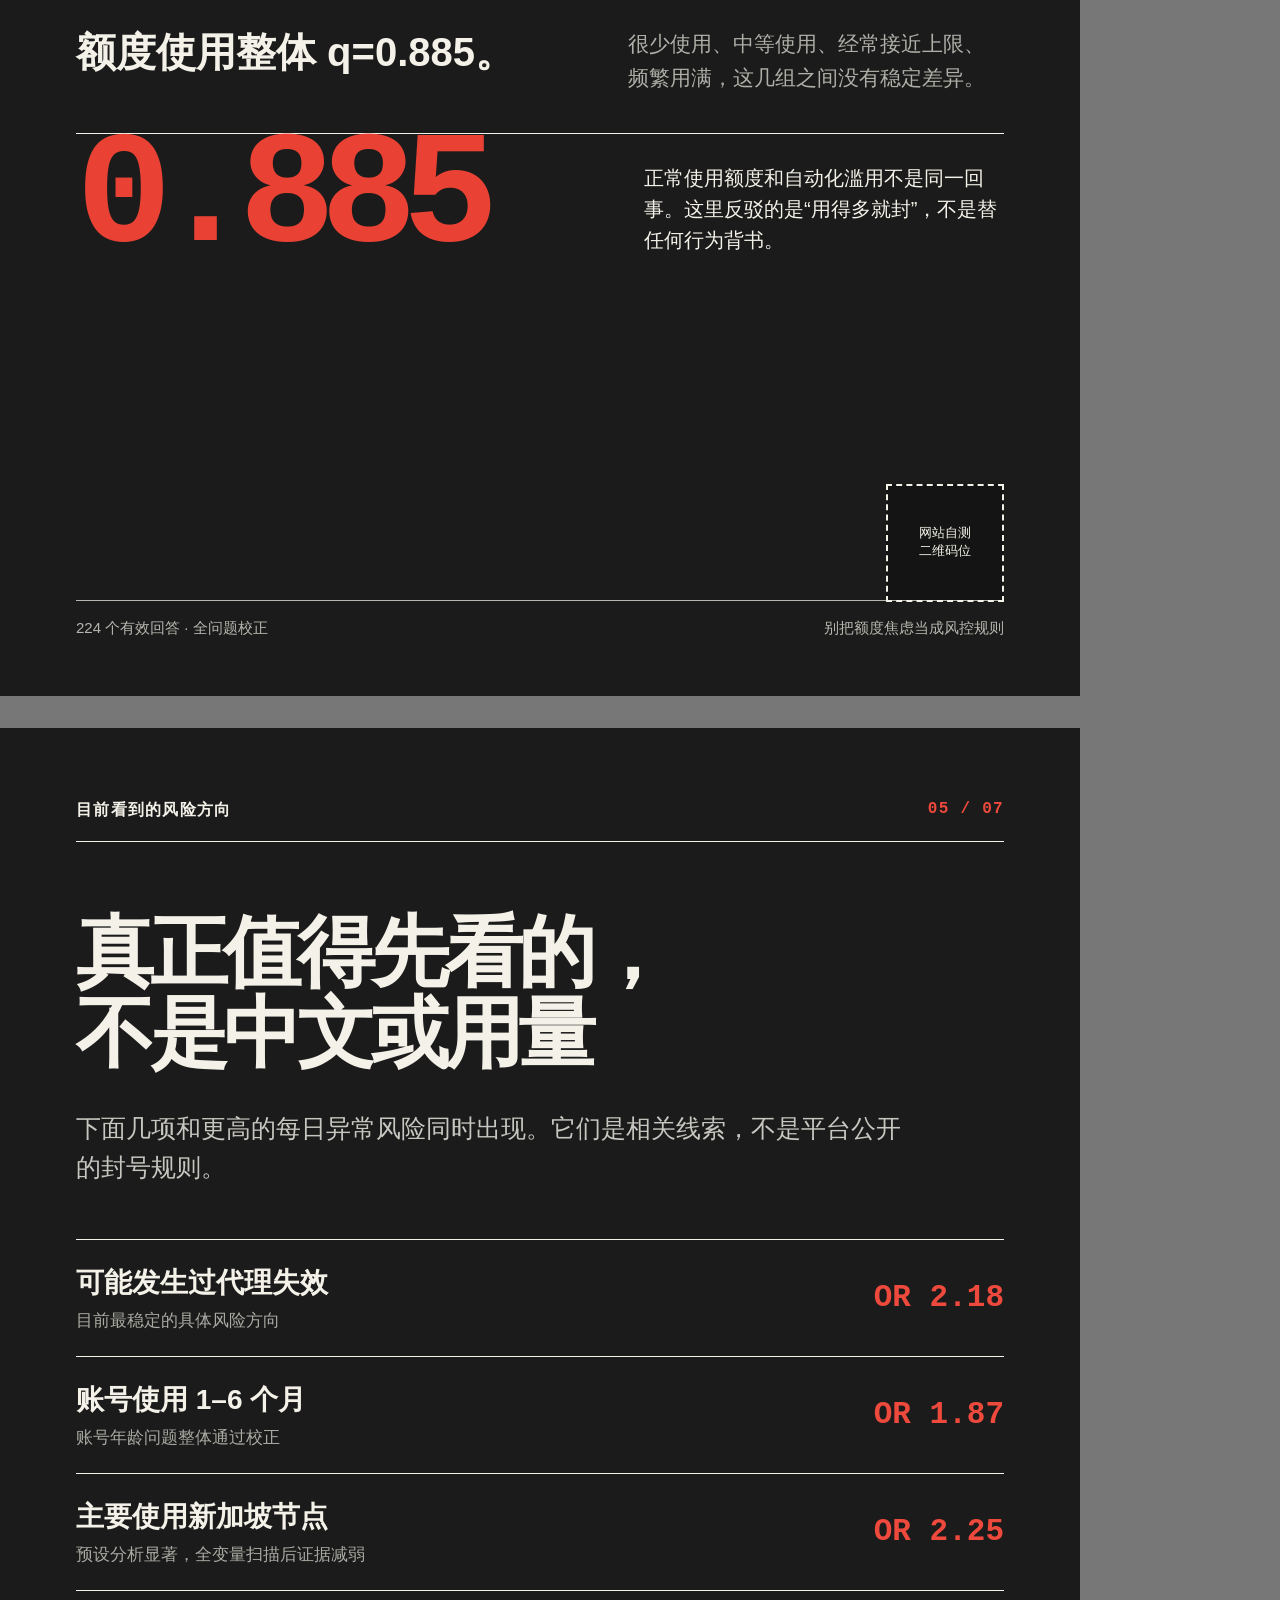
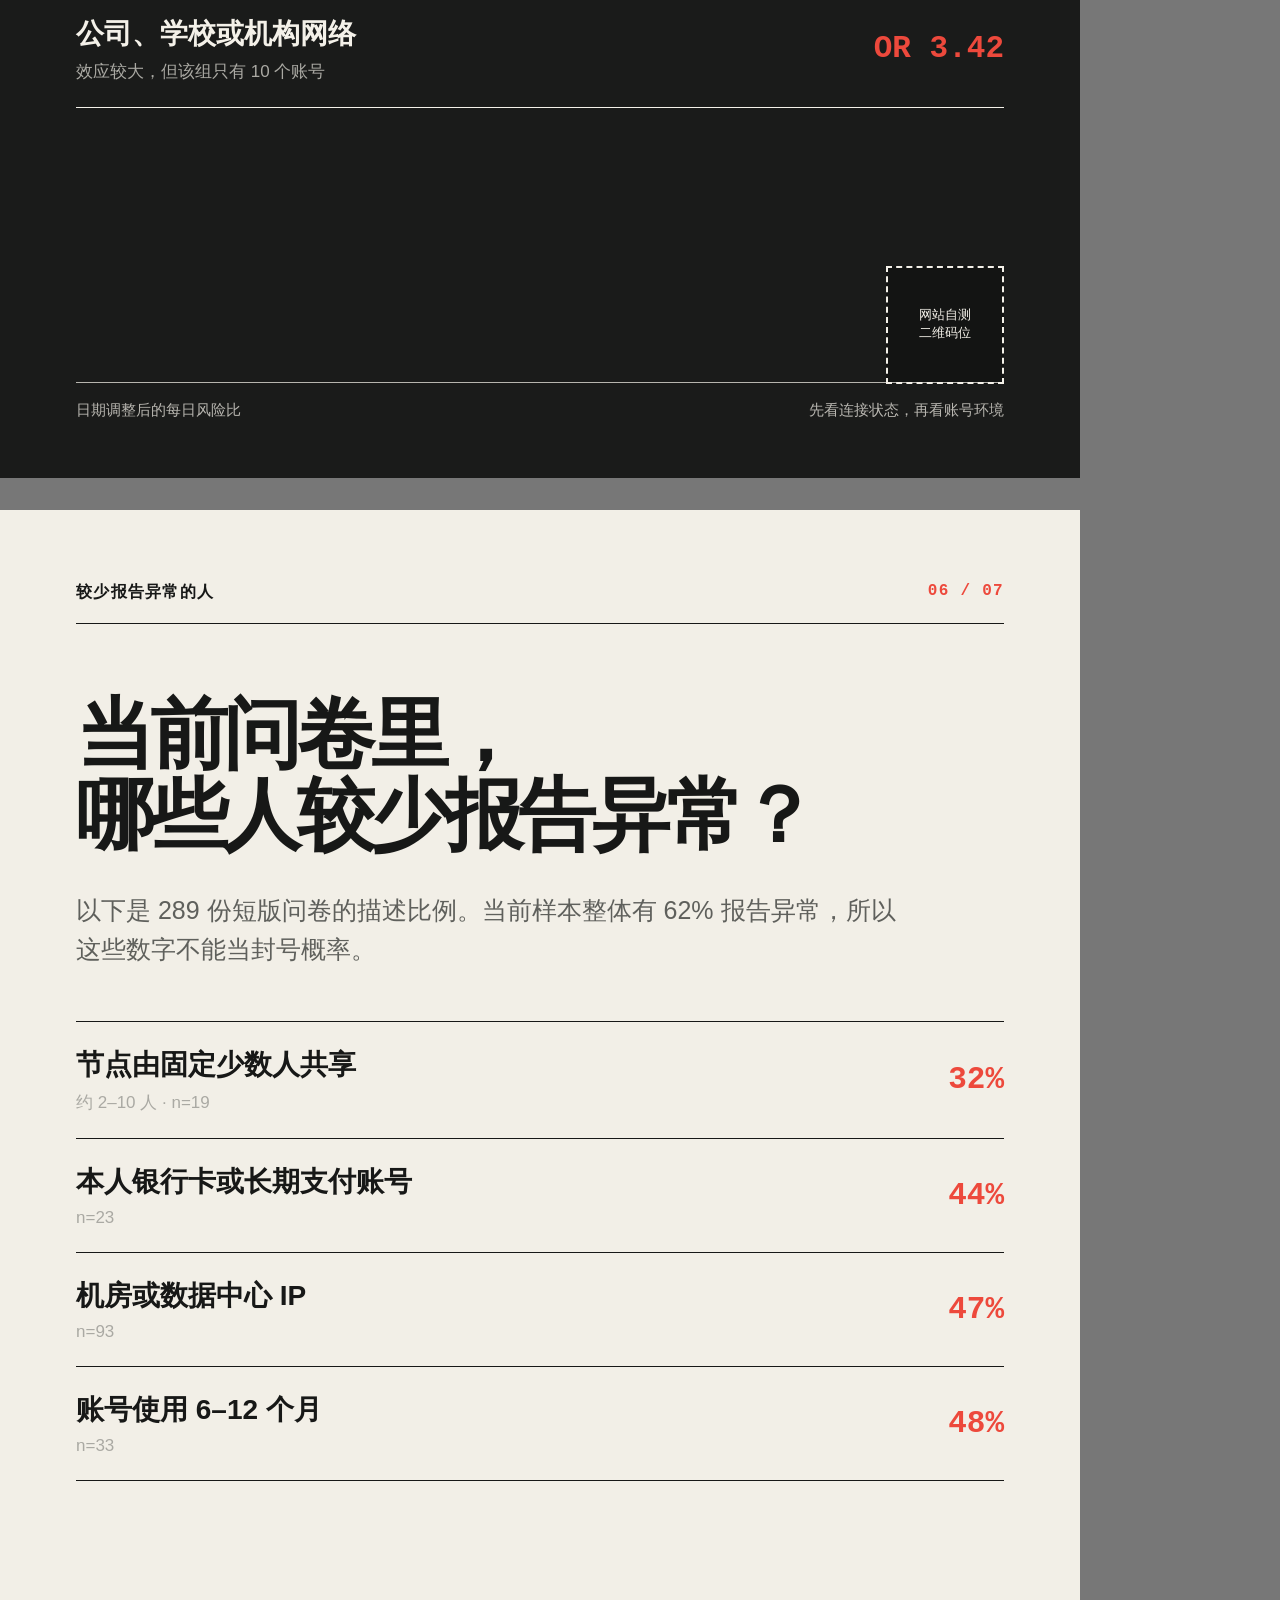
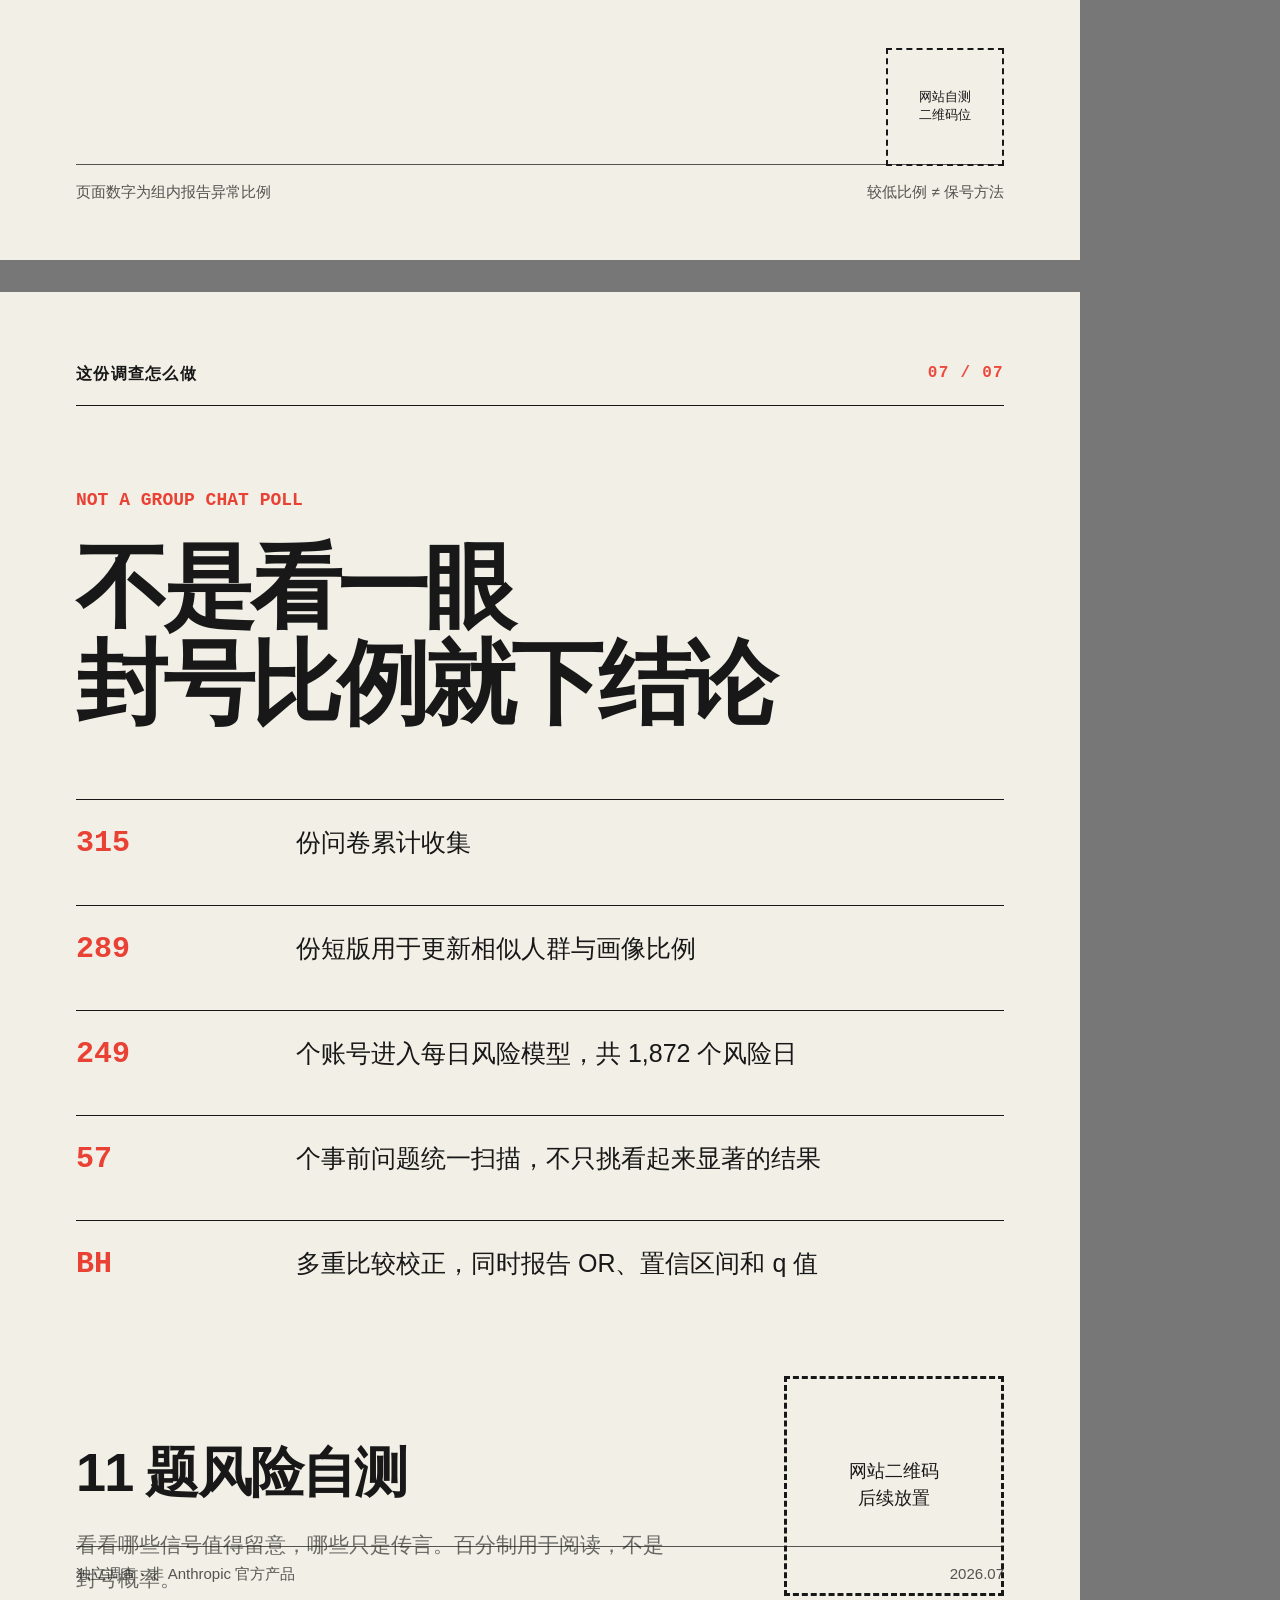
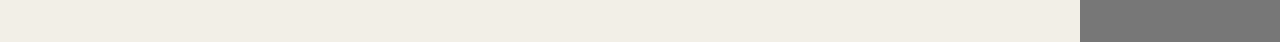
<file: posters/carousel.html>
<!doctype html>
<html lang="zh-CN">
  <head>
    <meta charset="UTF-8" />
    <title>Claude 封号传言核查</title>
    <style>
      * {
        box-sizing: border-box;
      }
      html,
      body {
        margin: 0;
        background: #777;
        font-family: "PingFang SC", "Noto Sans SC", sans-serif;
      }
      .poster {
        position: relative;
        width: 1080px;
        height: 1350px;
        overflow: hidden;
        padding: 72px 76px 64px;
        color: #171817;
        background: #f2efe7;
      }
      .poster + .poster {
        margin-top: 32px;
      }
      .dark {
        color: #f4f1e9;
        background: #151615 url("../assets/hero-network.webp") center / cover
          no-repeat;
      }
      .dark::before {
        content: "";
        position: absolute;
        inset: 0;
        background: linear-gradient(
          105deg,
          rgba(13, 14, 13, 0.98),
          rgba(13, 14, 13, 0.78)
        );
      }
      .red {
        color: #fff8ed;
        background: #d93c2f;
      }
      .ink {
        color: #f4f1e9;
        background: #1a1b1a;
      }
      .poster > * {
        position: relative;
      }
      .top {
        display: flex;
        justify-content: space-between;
        padding-bottom: 20px;
        border-bottom: 1px solid currentColor;
        font:
          700 16px ui-monospace,
          monospace;
        letter-spacing: 0.08em;
      }
      .top b {
        color: #ed493c;
      }
      .red .top b {
        color: #181918;
      }
      .count {
        margin-top: 84px;
        font:
          700 18px ui-monospace,
          monospace;
        color: #e94235;
      }
      .red .count {
        color: #191a19;
      }
      h1 {
        max-width: 900px;
        margin: 30px 0 35px;
        font-size: 92px;
        line-height: 1.04;
        letter-spacing: -0.055em;
      }
      h1 em {
        color: #ed493c;
        font-style: normal;
      }
      .red h1 em {
        color: #171817;
      }
      .claim {
        max-width: 830px;
        margin: 0;
        font-size: 31px;
        line-height: 1.55;
        color: #5f605c;
      }
      .dark .claim,
      .ink .claim {
        color: #c7c6c0;
      }
      .red .claim {
        color: #fff0e5;
      }
      .verdict {
        display: grid;
        grid-template-columns: 1.15fr 0.85fr;
        gap: 44px;
        margin-top: 72px;
        padding: 38px 0;
        border-top: 1px solid currentColor;
        border-bottom: 1px solid currentColor;
      }
      .verdict strong {
        font-size: 40px;
        line-height: 1.25;
      }
      .verdict p {
        margin: 0;
        align-self: end;
        font-size: 21px;
        line-height: 1.6;
        color: #696a65;
      }
      .dark .verdict p,
      .ink .verdict p {
        color: #afaea8;
      }
      .red .verdict p {
        color: #ffe8dc;
      }
      .number {
        margin-top: auto;
        display: flex;
        align-items: end;
        justify-content: space-between;
      }
      .number b {
        color: #e94235;
        font:
          650 160px/0.8 ui-monospace,
          monospace;
        letter-spacing: -0.09em;
      }
      .red .number b {
        color: #181918;
      }
      .number span {
        max-width: 360px;
        padding-bottom: 6px;
        font-size: 20px;
        line-height: 1.55;
      }
      .footer {
        position: absolute;
        left: 76px;
        right: 76px;
        bottom: 58px;
        display: flex;
        justify-content: space-between;
        padding-top: 18px;
        border-top: 1px solid currentColor;
        font-size: 15px;
        opacity: 0.72;
      }
      .stack {
        display: grid;
        gap: 20px;
        margin-top: 68px;
      }
      .stack div {
        display: grid;
        grid-template-columns: 190px 1fr;
        gap: 30px;
        align-items: baseline;
        padding: 24px 0;
        border-top: 1px solid currentColor;
      }
      .stack b {
        color: #e94235;
        font:
          700 30px ui-monospace,
          monospace;
      }
      .stack span {
        font-size: 25px;
        line-height: 1.45;
      }
      .cta {
        display: grid;
        grid-template-columns: 1fr 220px;
        gap: 60px;
        align-items: end;
        margin-top: 70px;
      }
      .cta h2 {
        margin: 0;
        font-size: 54px;
        line-height: 1.18;
        letter-spacing: -0.035em;
      }
      .cta p {
        max-width: 600px;
        margin: 24px 0 0;
        font-size: 21px;
        line-height: 1.6;
        color: #696a65;
      }
      .qr-slot {
        width: 220px;
        height: 220px;
        display: grid;
        place-items: center;
        border: 3px dashed #171817;
        text-align: center;
        font:
          18px/1.5 ui-monospace,
          monospace;
      }
      .cover h1 {
        margin-top: 100px;
        font-size: 99px;
      }
      .cover .claim {
        font-size: 35px;
      }
      .cover-list {
        margin-top: 75px;
        border-top: 1px solid rgba(255, 255, 255, 0.35);
      }
      .cover-list p {
        display: flex;
        justify-content: space-between;
        margin: 0;
        padding: 24px 0;
        border-bottom: 1px solid rgba(255, 255, 255, 0.35);
        font-size: 26px;
      }
      .cover-list b {
        color: #ff5a4c;
        font:
          700 18px ui-monospace,
          monospace;
      }
      .site-entry {
        position: absolute;
        right: 76px;
        bottom: 94px;
        width: 118px;
        height: 118px;
        display: grid;
        place-items: center;
        padding: 12px;
        border: 2px dashed currentColor;
        background: rgba(18, 19, 18, 0.82);
        color: #f4f1e9;
        text-align: center;
        font:
          13px/1.4 ui-monospace,
          monospace;
      }
      .poster:not(.dark):not(.ink):not(.red) .site-entry {
        background: #f2efe7;
        color: #171817;
      }
      .red .site-entry {
        background: #d93c2f;
        color: #fff8ed;
      }
      .factor-page h1 {
        margin-top: 70px;
        font-size: 78px;
      }
      .factor-page .claim {
        font-size: 25px;
      }
      .factor-list {
        margin-top: 52px;
        border-top: 1px solid currentColor;
      }
      .factor-list div {
        display: grid;
        grid-template-columns: 1fr 170px;
        gap: 30px;
        align-items: center;
        padding: 24px 0;
        border-bottom: 1px solid currentColor;
      }
      .factor-list strong {
        display: block;
        font-size: 28px;
      }
      .factor-list small {
        display: block;
        margin-top: 7px;
        color: #aaa9a3;
        font-size: 17px;
      }
      .factor-list b {
        color: #ed493c;
        text-align: right;
        font:
          700 31px ui-monospace,
          monospace;
      }
    </style>
  </head>
  <body>
    <section class="poster dark cover">
      <div class="top"><span>CLAUDE / 封号传言核查</span><b>01 / 07</b></div>
      <h1>三条最吓人的<br /><em>封号传言</em></h1>
      <p class="claim">
        我们拿累计 315 份问卷逐项对了一遍。先说结论：目前都没有稳定证据。
      </p>
      <div class="cover-list">
        <p><span>“直接说中文就会被封”</span><b>未支持</b></p>
        <p>
          <span>“Claude Code 是间谍代码，用了会被封”</span><b>未支持后半句</b>
        </p>
        <p><span>“用量太高，账号就会被盯上”</span><b>未支持</b></p>
      </div>
      <div class="site-entry">网站自测<br />二维码位</div>
      <div class="footer">
        <span>独立调查 · 非 Anthropic 官方结论</span><span>向左翻，看数据</span>
      </div>
    </section>

    <section class="poster">
      <div class="top"><span>传言一 / 中文</span><b>02 / 07</b></div>
      <p class="count">THE CLAIM</p>
      <h1>“直接说中文，<br />账号就会被封。”</h1>
      <p class="claim">这句话传得很快，但问卷没有给它撑腰。</p>
      <div class="verdict">
        <strong>没有看到稳定的风险差异。</strong>
        <p>
          中文、英文或混合使用，在当前样本中没有通过多重比较校正。语言不是这次分析里值得优先怀疑的因素。
        </p>
      </div>
      <div class="number">
        <b>NO</b
        ><span
          >“没有显著差异”不是证明永远无关，但足以反对“说中文必封”这种肯定句。</span
        >
      </div>
      <div class="site-entry">网站自测<br />二维码位</div>
      <div class="footer">
        <span>249 个账号 · 日期调整后的每日风险模型</span
        ><span>相关性不等于因果</span>
      </div>
    </section>

    <section class="poster red">
      <div class="top"><span>传言二 / CLAUDE CODE</span><b>03 / 07</b></div>
      <p class="count">THE CLAIM</p>
      <h1>“Claude Code 有间谍代码，<br />用了就会<em>封号</em>。”</h1>
      <p class="claim">
        这其实是两个问题：软件会收集什么数据，以及使用它会不会增加封号风险。问卷只能回答后一个。
      </p>
      <div class="verdict">
        <strong>使用入口整体 q=0.441，未见稳定差异。</strong>
        <p>
          网页、桌面端、移动端、Claude Code 和 IDE
          之间，没有观察到稳定的每日异常风险差异。
        </p>
      </div>
      <div class="number">
        <b>0.441</b
        ><span
          >这不能替代源码或网络安全审计，也不能据此断言软件“绝对安全”。它只说明“用了更容易被封”没有被问卷支持。</span
        >
      </div>
      <div class="site-entry">网站自测<br />二维码位</div>
      <div class="footer">
        <span>问题总体检验 · BH 校正后 q 值</span
        ><span>问卷不回答软件安全性</span>
      </div>
    </section>

    <section class="poster ink">
      <div class="top"><span>传言三 / 高用量</span><b>04 / 07</b></div>
      <p class="count">THE CLAIM</p>
      <h1>“额度用得太狠，<br />账号会被盯上。”</h1>
      <p class="claim">
        至少在这批问卷里，高用量没有表现出更高的每日异常风险。
      </p>
      <div class="verdict">
        <strong>额度使用整体 q=0.885。</strong>
        <p>
          很少使用、中等使用、经常接近上限、频繁用满，这几组之间没有稳定差异。
        </p>
      </div>
      <div class="number">
        <b>0.885</b
        ><span
          >正常使用额度和自动化滥用不是同一回事。这里反驳的是“用得多就封”，不是替任何行为背书。</span
        >
      </div>
      <div class="site-entry">网站自测<br />二维码位</div>
      <div class="footer">
        <span>224 个有效回答 · 全问题校正</span
        ><span>别把额度焦虑当成风控规则</span>
      </div>
    </section>

    <section class="poster ink factor-page">
      <div class="top"><span>目前看到的风险方向</span><b>05 / 07</b></div>
      <h1>真正值得先看的，<br />不是中文或用量</h1>
      <p class="claim">
        下面几项和更高的每日异常风险同时出现。它们是相关线索，不是平台公开的封号规则。
      </p>
      <div class="factor-list">
        <div>
          <span
            ><strong>可能发生过代理失效</strong
            ><small>目前最稳定的具体风险方向</small></span
          ><b>OR 2.18</b>
        </div>
        <div>
          <span
            ><strong>账号使用 1–6 个月</strong
            ><small>账号年龄问题整体通过校正</small></span
          ><b>OR 1.87</b>
        </div>
        <div>
          <span
            ><strong>主要使用新加坡节点</strong
            ><small>预设分析显著，全变量扫描后证据减弱</small></span
          ><b>OR 2.25</b>
        </div>
        <div>
          <span
            ><strong>公司、学校或机构网络</strong
            ><small>效应较大，但该组只有 10 个账号</small></span
          ><b>OR 3.42</b>
        </div>
      </div>
      <div class="site-entry">网站自测<br />二维码位</div>
      <div class="footer">
        <span>日期调整后的每日风险比</span
        ><span>先看连接状态，再看账号环境</span>
      </div>
    </section>

    <section class="poster factor-page">
      <div class="top"><span>较少报告异常的人</span><b>06 / 07</b></div>
      <h1>当前问卷里，<br />哪些人较少报告异常？</h1>
      <p class="claim">
        以下是 289 份短版问卷的描述比例。当前样本整体有 62%
        报告异常，所以这些数字不能当封号概率。
      </p>
      <div class="factor-list">
        <div>
          <span
            ><strong>节点由固定少数人共享</strong
            ><small>约 2–10 人 · n=19</small></span
          ><b>32%</b>
        </div>
        <div>
          <span
            ><strong>本人银行卡或长期支付账号</strong><small>n=23</small></span
          ><b>44%</b>
        </div>
        <div>
          <span><strong>机房或数据中心 IP</strong><small>n=93</small></span
          ><b>47%</b>
        </div>
        <div>
          <span><strong>账号使用 6–12 个月</strong><small>n=33</small></span
          ><b>48%</b>
        </div>
      </div>
      <div class="site-entry">网站自测<br />二维码位</div>
      <div class="footer">
        <span>页面数字为组内报告异常比例</span><span>较低比例 ≠ 保号方法</span>
      </div>
    </section>

    <section class="poster">
      <div class="top"><span>这份调查怎么做</span><b>07 / 07</b></div>
      <p class="count">NOT A GROUP CHAT POLL</p>
      <h1>不是看一眼<br />封号比例就下结论</h1>
      <div class="stack">
        <div><b>315</b><span>份问卷累计收集</span></div>
        <div><b>289</b><span>份短版用于更新相似人群与画像比例</span></div>
        <div>
          <b>249</b><span>个账号进入每日风险模型，共 1,872 个风险日</span>
        </div>
        <div>
          <b>57</b><span>个事前问题统一扫描，不只挑看起来显著的结果</span>
        </div>
        <div>
          <b>BH</b><span>多重比较校正，同时报告 OR、置信区间和 q 值</span>
        </div>
      </div>
      <div class="cta">
        <div>
          <h2>11 题风险自测</h2>
          <p>
            看看哪些信号值得留意，哪些只是传言。百分制用于阅读，不是封号概率。
          </p>
        </div>
        <div class="qr-slot">网站二维码<br />后续放置</div>
      </div>
      <div class="footer">
        <span>独立调查 · 非 Anthropic 官方产品</span><span>2026.07</span>
      </div>
    </section>
  </body>
</html>
</file>
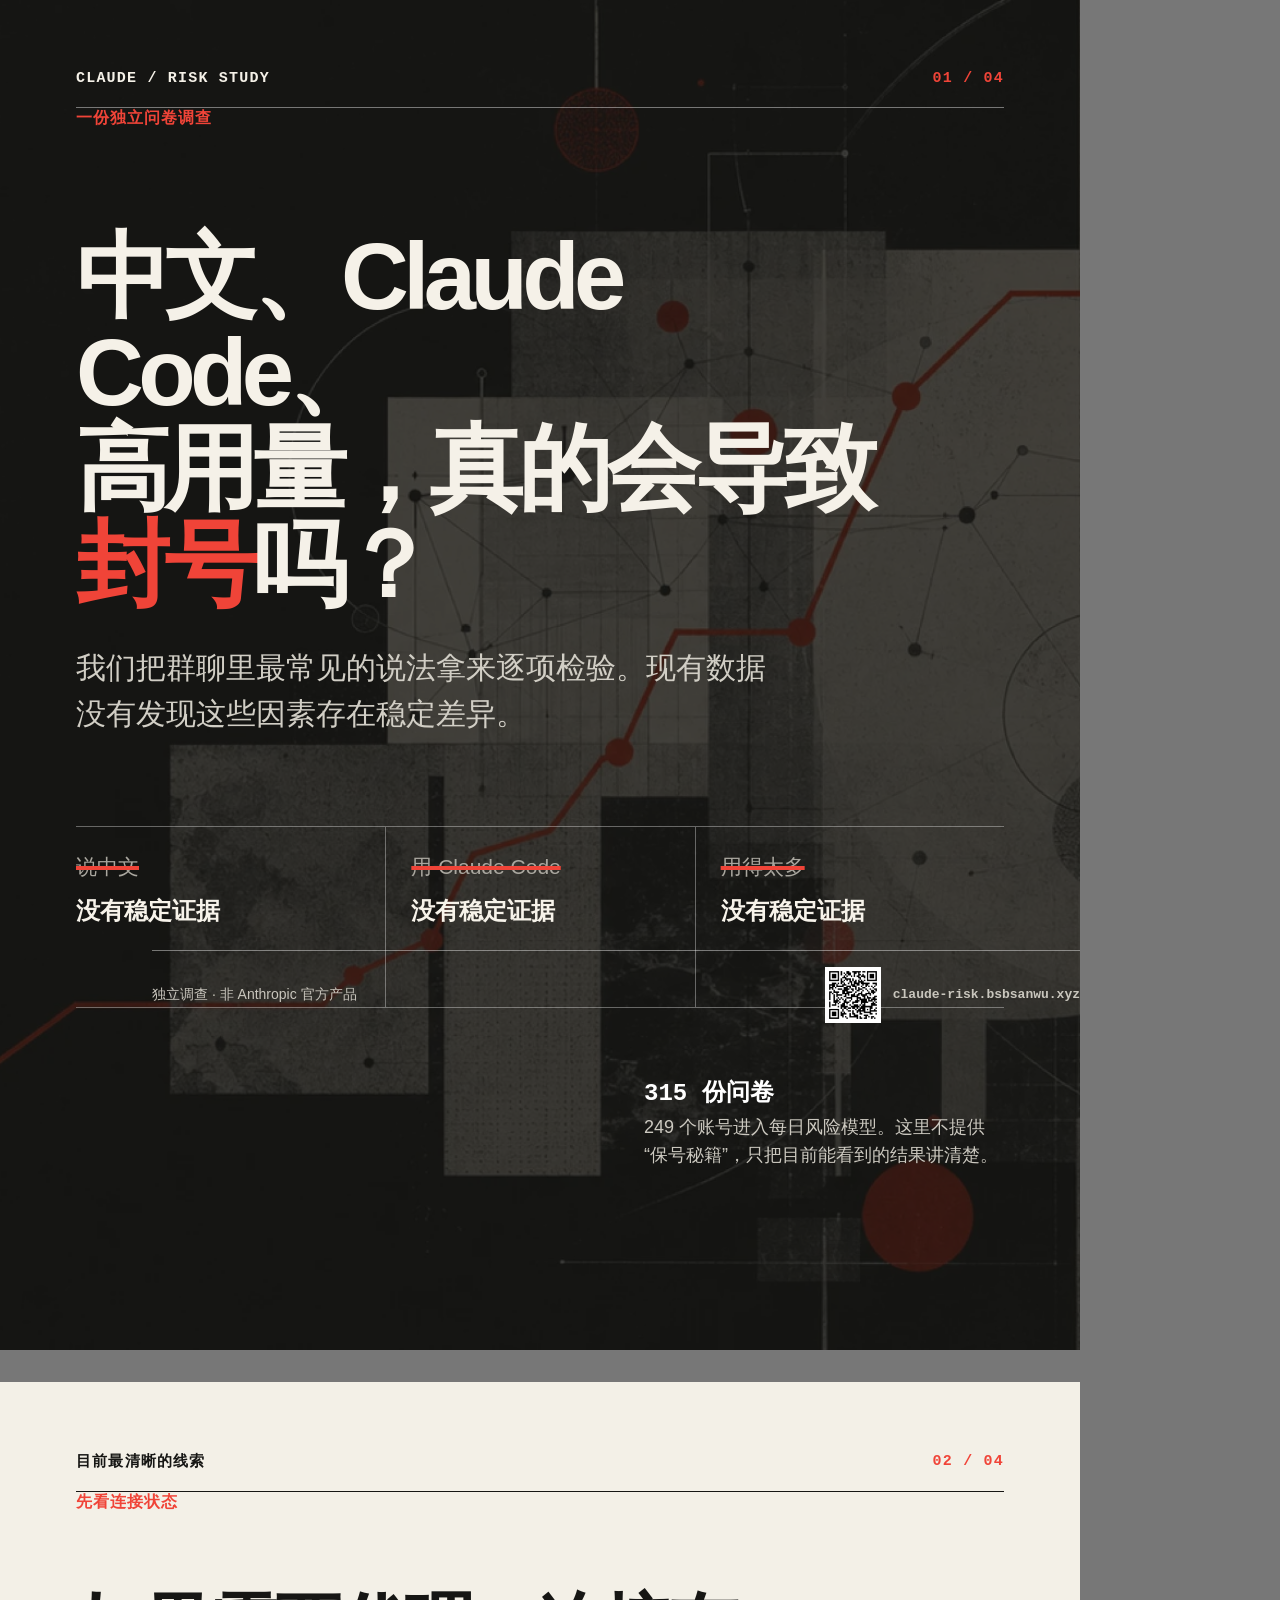
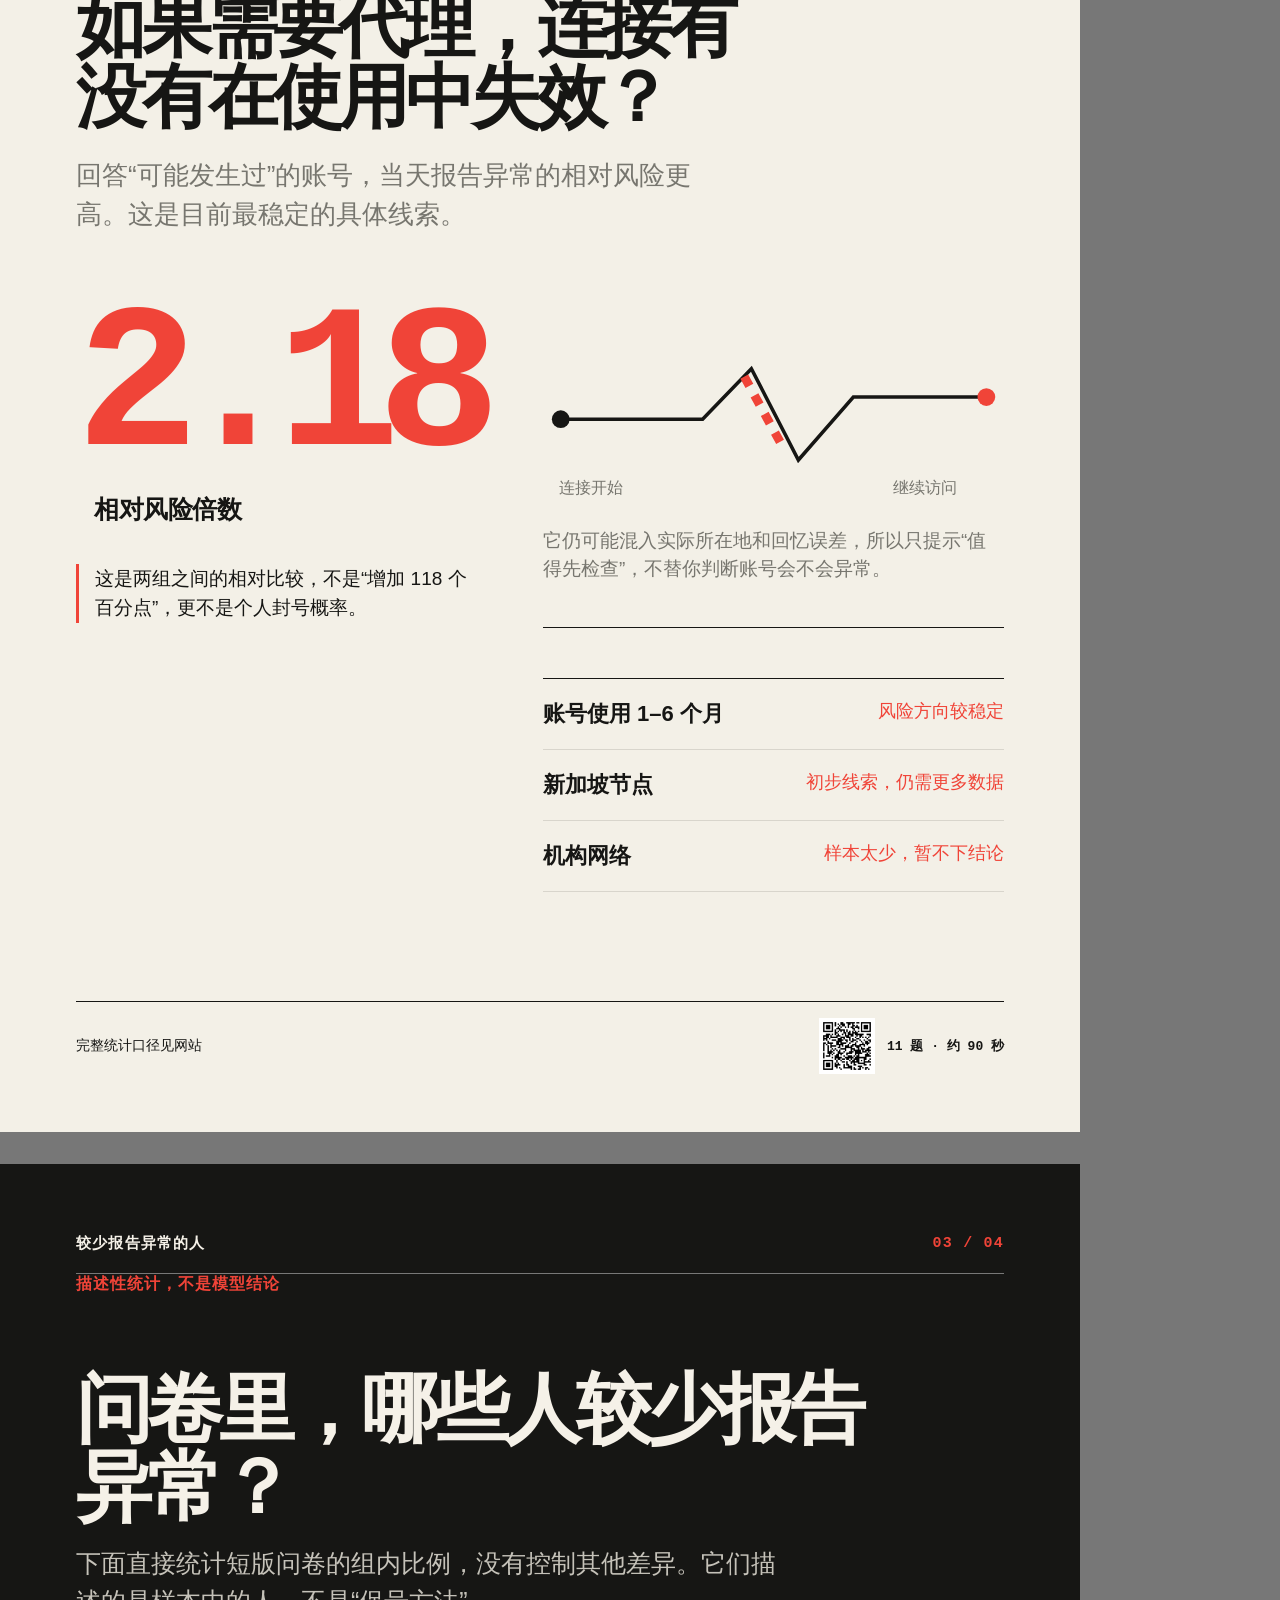
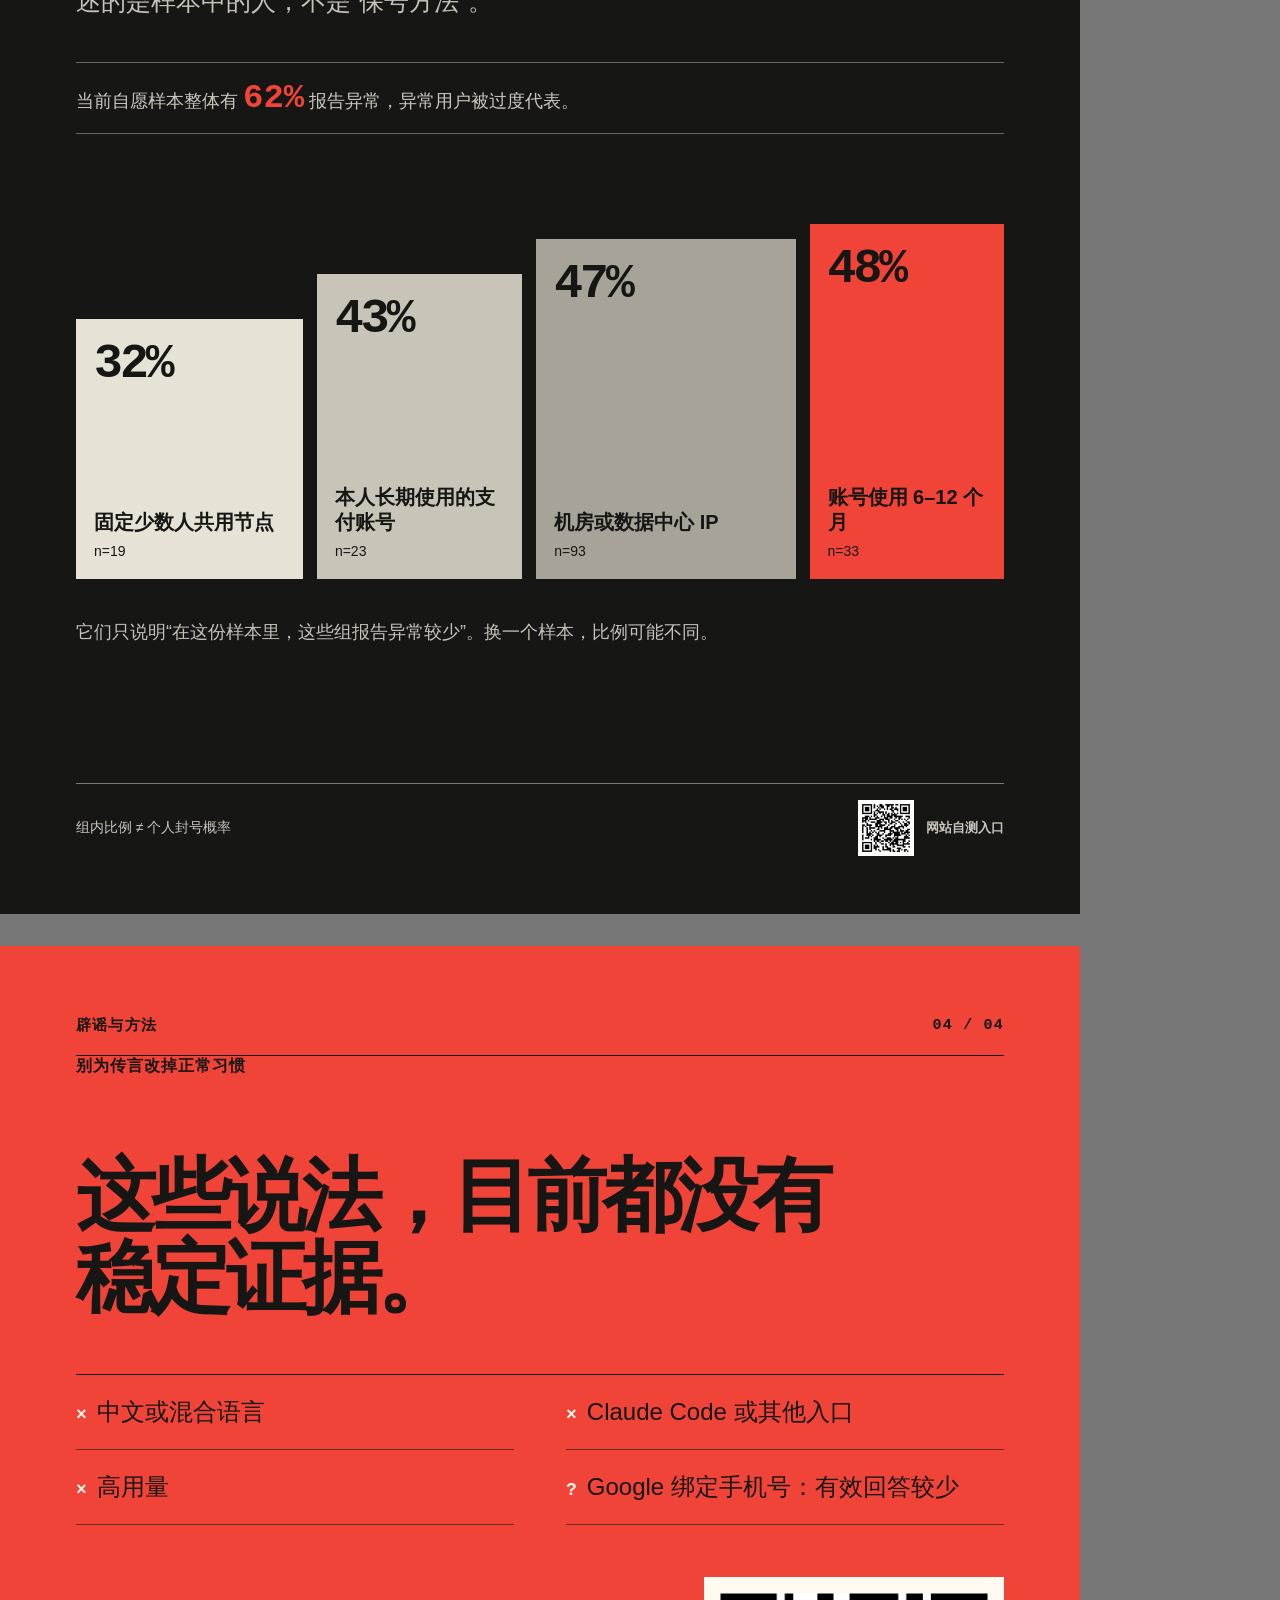
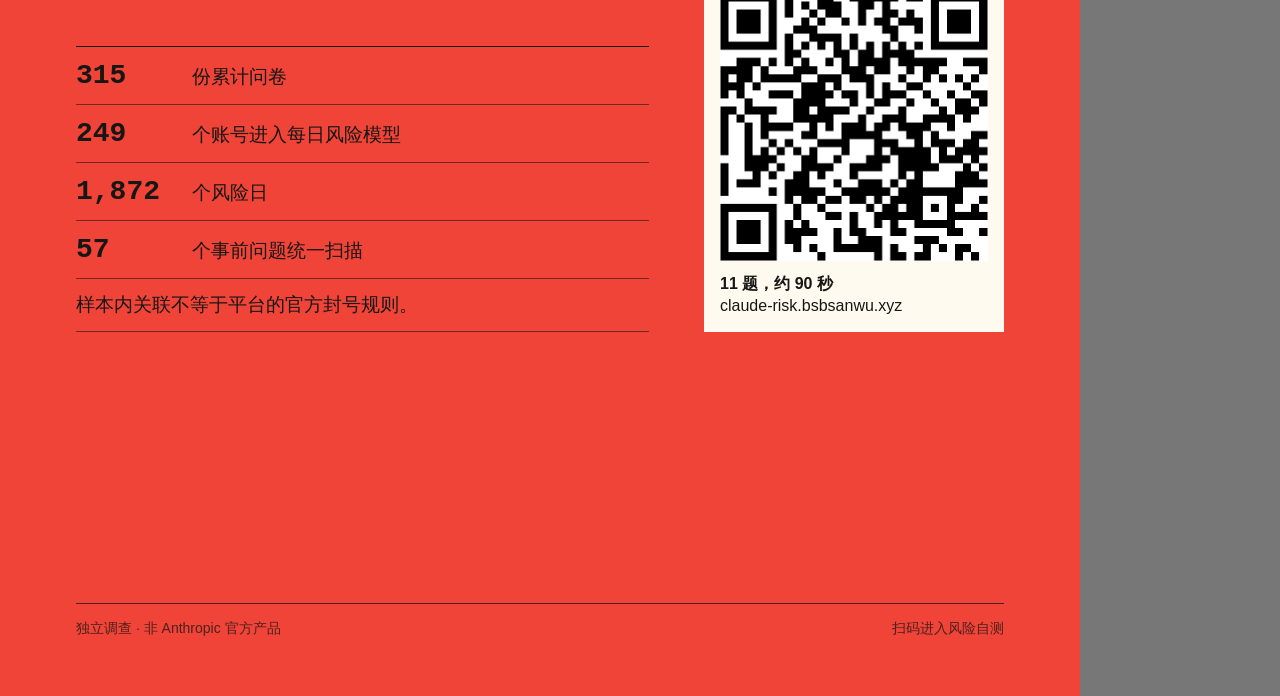
<file: posters/study-20260710.html>
<!doctype html>
<html lang="zh-CN">
  <head>
    <meta charset="UTF-8" />
    <title>Claude 风险调查｜四页小红书海报</title>
    <style>
      :root {
        --cream: #f3f0e7;
        --ink: #161614;
        --red: #f04438;
        --gray: #77766f;
        --light: #d8d5cc;
      }
      * {
        box-sizing: border-box;
      }
      html,
      body {
        margin: 0;
        background: #777;
        font-family: "PingFang SC", "Noto Sans SC", sans-serif;
      }
      .poster {
        position: relative;
        width: 1080px;
        height: 1350px;
        overflow: hidden;
        padding: 70px 76px 64px;
        color: var(--ink);
        background: var(--cream);
      }
      .poster + .poster {
        margin-top: 32px;
      }
      .top,
      .footer {
        display: flex;
        justify-content: space-between;
        align-items: center;
      }
      .top {
        padding-bottom: 20px;
        border-bottom: 1px solid currentColor;
        font:
          700 15px ui-monospace,
          monospace;
        letter-spacing: 0.08em;
      }
      .top b {
        color: var(--red);
      }
      .footer {
        position: absolute;
        left: 76px;
        right: 76px;
        bottom: 58px;
        padding-top: 16px;
        border-top: 1px solid currentColor;
        font-size: 14px;
      }
      .footer .entry {
        display: flex;
        align-items: center;
        gap: 12px;
      }
      .mini-qr {
        width: 56px;
        height: 56px;
        padding: 4px;
        background: #fff;
      }
      .url {
        font:
          700 13px ui-monospace,
          monospace;
      }
      h1,
      h2,
      p {
        margin-top: 0;
      }
      h1 {
        letter-spacing: -0.06em;
        line-height: 1.02;
      }
      .eyebrow {
        margin: 0;
        color: var(--red);
        font:
          700 16px ui-monospace,
          monospace;
        letter-spacing: 0.06em;
      }
      .cover {
        color: #f5f1e8;
        background: var(--ink) url("../assets/hero-network.webp") 66% center /
          cover no-repeat;
      }
      .cover::before {
        content: "";
        position: absolute;
        inset: 0;
        background: rgba(18, 18, 16, 0.78);
      }
      .cover > * {
        position: relative;
      }
      .cover .top {
        border-color: rgba(255, 255, 255, 0.42);
      }
      .cover h1 {
        max-width: 850px;
        margin: 100px 0 32px;
        font-size: 94px;
      }
      .cover h1 em {
        color: var(--red);
        font-style: normal;
      }
      .cover .lead {
        max-width: 690px;
        color: #d1cec5;
        font-size: 30px;
        line-height: 1.55;
      }
      .myth-lines {
        display: grid;
        grid-template-columns: 1fr 1fr 1fr;
        gap: 0;
        margin-top: 88px;
        border-top: 1px solid rgba(255, 255, 255, 0.35);
        border-bottom: 1px solid rgba(255, 255, 255, 0.35);
      }
      .myth-lines div {
        min-height: 180px;
        padding: 26px 22px 20px 0;
      }
      .myth-lines div + div {
        padding-left: 25px;
        border-left: 1px solid rgba(255, 255, 255, 0.35);
      }
      .myth-lines s {
        display: block;
        color: #aaa79f;
        font-size: 21px;
        text-decoration-color: var(--red);
        text-decoration-thickness: 4px;
      }
      .myth-lines b {
        display: block;
        margin-top: 14px;
        color: #f7f3ea;
        font-size: 24px;
        line-height: 1.3;
      }
      .cover .proof {
        position: absolute;
        right: 76px;
        bottom: 162px;
        max-width: 360px;
        color: #ccc9c0;
        font-size: 18px;
        line-height: 1.55;
      }
      .cover .proof b {
        display: block;
        margin-bottom: 6px;
        color: #fff;
        font:
          700 24px ui-monospace,
          monospace;
      }
      .cover .footer {
        border-color: rgba(255, 255, 255, 0.42);
        color: #c9c6bd;
      }
      .signal {
        background: var(--cream);
      }
      .signal h1 {
        max-width: 700px;
        margin: 78px 0 22px;
        font-size: 70px;
      }
      .signal .intro {
        max-width: 650px;
        color: var(--gray);
        font-size: 26px;
        line-height: 1.5;
      }
      .signal-grid {
        display: grid;
        grid-template-columns: 0.82fr 1.18fr;
        gap: 65px;
        margin-top: 74px;
      }
      .big-number {
        color: var(--red);
        font:
          700 205px/0.8 ui-monospace,
          monospace;
        letter-spacing: -0.11em;
      }
      .big-number small {
        display: block;
        margin: 22px 0 0 18px;
        color: var(--ink);
        font:
          700 25px/1.2 "PingFang SC",
          sans-serif;
        letter-spacing: -0.02em;
      }
      .signal-note {
        margin: 40px 0 0;
        padding-left: 16px;
        border-left: 3px solid var(--red);
        font-size: 19px;
        line-height: 1.55;
      }
      .route {
        position: relative;
        min-height: 320px;
        border-bottom: 1px solid var(--ink);
      }
      .route svg {
        width: 100%;
        height: 210px;
      }
      .route-text {
        position: absolute;
        right: 0;
        bottom: 24px;
        max-width: 470px;
        color: var(--gray);
        font-size: 19px;
        line-height: 1.5;
      }
      .supporting {
        margin-top: 50px;
        border-top: 1px solid var(--ink);
      }
      .supporting div {
        display: flex;
        justify-content: space-between;
        gap: 25px;
        padding: 20px 0;
        border-bottom: 1px solid var(--light);
      }
      .supporting b {
        font-size: 22px;
      }
      .supporting span {
        color: var(--red);
        font-size: 18px;
        text-align: right;
      }
      .profiles {
        color: #f5f1e8;
        background: var(--ink);
      }
      .profiles .top {
        border-color: rgba(255, 255, 255, 0.42);
      }
      .profiles h1 {
        max-width: 800px;
        margin: 75px 0 20px;
        font-size: 76px;
      }
      .profiles .intro {
        max-width: 720px;
        color: #c5c2b9;
        font-size: 25px;
        line-height: 1.5;
      }
      .baseline {
        margin-top: 42px;
        padding: 16px 0;
        border-top: 1px solid rgba(255, 255, 255, 0.35);
        border-bottom: 1px solid rgba(255, 255, 255, 0.35);
        color: #cbc7be;
        font-size: 18px;
      }
      .baseline b {
        color: var(--red);
        font:
          700 34px ui-monospace,
          monospace;
      }
      .strips {
        display: grid;
        grid-template-columns: 1.05fr 0.95fr 1.2fr 0.9fr;
        align-items: end;
        gap: 14px;
        height: 390px;
        margin-top: 55px;
      }
      .strip {
        position: relative;
        display: flex;
        flex-direction: column;
        justify-content: flex-end;
        padding: 20px 18px;
        color: var(--ink);
        background: #e7e2d6;
      }
      .strip:nth-child(2) {
        background: #c9c4b8;
      }
      .strip:nth-child(3) {
        background: #a8a399;
      }
      .strip:nth-child(4) {
        background: var(--red);
      }
      .strip .rate {
        position: absolute;
        top: 18px;
        left: 18px;
        font:
          700 48px ui-monospace,
          monospace;
        letter-spacing: -0.06em;
      }
      .strip strong {
        font-size: 20px;
        line-height: 1.25;
      }
      .strip small {
        margin-top: 8px;
        font-size: 14px;
      }
      .profiles .rule {
        margin-top: 40px;
        color: #c5c2b9;
        font-size: 18px;
        line-height: 1.55;
      }
      .profiles .footer {
        border-color: rgba(255, 255, 255, 0.42);
        color: #c9c6bd;
      }
      .method {
        background: var(--red);
      }
      .method .top b {
        color: var(--ink);
      }
      .method h1 {
        max-width: 760px;
        margin: 78px 0 24px;
        font-size: 80px;
      }
      .myths {
        display: grid;
        grid-template-columns: 1fr 1fr;
        gap: 0 52px;
        margin-top: 56px;
        border-top: 1px solid var(--ink);
      }
      .myths div {
        padding: 21px 0;
        border-bottom: 1px solid rgba(22, 22, 20, 0.58);
        font-size: 24px;
      }
      .myths b {
        display: inline-block;
        margin-right: 10px;
        color: #fff7ec;
        font:
          700 18px ui-monospace,
          monospace;
      }
      .method-bottom {
        display: grid;
        grid-template-columns: 1fr 300px;
        gap: 55px;
        align-items: end;
        margin-top: 52px;
      }
      .numbers {
        border-top: 1px solid var(--ink);
      }
      .numbers p {
        margin: 0;
        padding: 13px 0;
        border-bottom: 1px solid rgba(22, 22, 20, 0.58);
        font-size: 19px;
      }
      .numbers b {
        display: inline-block;
        min-width: 116px;
        font:
          700 28px ui-monospace,
          monospace;
      }
      .qr-box {
        padding: 16px;
        background: #fffaf0;
      }
      .qr-box img {
        display: block;
        width: 268px;
        height: 268px;
      }
      .qr-box span {
        display: block;
        margin-top: 12px;
        color: var(--ink);
        font-size: 16px;
        line-height: 1.35;
      }
      .method .footer {
        color: rgba(22, 22, 20, 0.75);
      }
    </style>
  </head>
  <body>
    <section class="poster cover">
      <div class="top"><span>CLAUDE / RISK STUDY</span><b>01 / 04</b></div>
      <p class="eyebrow">一份独立问卷调查</p>
      <h1>中文、Claude Code、<br />高用量，真的会导致<em>封号</em>吗？</h1>
      <p class="lead">
        我们把群聊里最常见的说法拿来逐项检验。现有数据没有发现这些因素存在稳定差异。
      </p>
      <div class="myth-lines">
        <div><s>说中文</s><b>没有稳定证据</b></div>
        <div><s>用 Claude Code</s><b>没有稳定证据</b></div>
        <div><s>用得太多</s><b>没有稳定证据</b></div>
      </div>
      <p class="proof">
        <b>315 份问卷</b>249
        个账号进入每日风险模型。这里不提供“保号秘籍”，只把目前能看到的结果讲清楚。
      </p>
      <div class="footer">
        <span>独立调查 · 非 Anthropic 官方产品</span
        ><span class="entry"
          ><img
            class="mini-qr"
            src="../assets/risk-checker-qr.png"
            alt="测评二维码"
          /><span class="url">claude-risk.bsbsanwu.xyz</span></span
        >
      </div>
    </section>

    <section class="poster signal">
      <div class="top"><span>目前最清晰的线索</span><b>02 / 04</b></div>
      <p class="eyebrow">先看连接状态</p>
      <h1>如果需要代理，连接有没有在使用中失效？</h1>
      <p class="intro">
        回答“可能发生过”的账号，当天报告异常的相对风险更高。这是目前最稳定的具体线索。
      </p>
      <div class="signal-grid">
        <div>
          <div class="big-number">2.18<small>相对风险倍数</small></div>
          <p class="signal-note">
            这是两组之间的相对比较，不是“增加 118
            个百分点”，更不是个人封号概率。
          </p>
        </div>
        <div>
          <div class="route">
            <svg
              viewBox="0 0 520 210"
              role="img"
              aria-label="一段中途断开的网络路径"
            >
              <path
                d="M20 112 H180 L235 55 L288 158 L350 87 H500"
                fill="none"
                stroke="#161614"
                stroke-width="4"
              />
              <path
                d="M227 64 L273 148"
                fill="none"
                stroke="#f04438"
                stroke-width="10"
                stroke-dasharray="12 12"
              />
              <circle cx="20" cy="112" r="10" fill="#161614" />
              <circle cx="500" cy="87" r="10" fill="#f04438" />
              <text x="18" y="195" font-size="18" fill="#77766f">连接开始</text>
              <text x="395" y="195" font-size="18" fill="#77766f">
                继续访问
              </text>
            </svg>
            <p class="route-text">
              它仍可能混入实际所在地和回忆误差，所以只提示“值得先检查”，不替你判断账号会不会异常。
            </p>
          </div>
          <div class="supporting">
            <div><b>账号使用 1–6 个月</b><span>风险方向较稳定</span></div>
            <div><b>新加坡节点</b><span>初步线索，仍需更多数据</span></div>
            <div><b>机构网络</b><span>样本太少，暂不下结论</span></div>
          </div>
        </div>
      </div>
      <div class="footer">
        <span>完整统计口径见网站</span
        ><span class="entry"
          ><img
            class="mini-qr"
            src="../assets/risk-checker-qr.png"
            alt="测评二维码"
          /><span class="url">11 题 · 约 90 秒</span></span
        >
      </div>
    </section>

    <section class="poster profiles">
      <div class="top"><span>较少报告异常的人</span><b>03 / 04</b></div>
      <p class="eyebrow">描述性统计，不是模型结论</p>
      <h1>问卷里，哪些人较少报告异常？</h1>
      <p class="intro">
        下面直接统计短版问卷的组内比例，没有控制其他差异。它们描述的是样本中的人，不是“保号方法”。
      </p>
      <div class="baseline">
        当前自愿样本整体有 <b>62%</b> 报告异常，异常用户被过度代表。
      </div>
      <div class="strips">
        <div class="strip" style="height: 260px">
          <span class="rate">32%</span><strong>固定少数人共用节点</strong
          ><small>n=19</small>
        </div>
        <div class="strip" style="height: 305px">
          <span class="rate">43%</span><strong>本人长期使用的支付账号</strong
          ><small>n=23</small>
        </div>
        <div class="strip" style="height: 340px">
          <span class="rate">47%</span><strong>机房或数据中心 IP</strong
          ><small>n=93</small>
        </div>
        <div class="strip" style="height: 355px">
          <span class="rate">48%</span><strong>账号使用 6–12 个月</strong
          ><small>n=33</small>
        </div>
      </div>
      <p class="rule">
        它们只说明“在这份样本里，这些组报告异常较少”。换一个样本，比例可能不同。
      </p>
      <div class="footer">
        <span>组内比例 ≠ 个人封号概率</span
        ><span class="entry"
          ><img
            class="mini-qr"
            src="../assets/risk-checker-qr.png"
            alt="测评二维码"
          /><span class="url">网站自测入口</span></span
        >
      </div>
    </section>

    <section class="poster method">
      <div class="top"><span>辟谣与方法</span><b>04 / 04</b></div>
      <p class="eyebrow" style="color: #161614">别为传言改掉正常习惯</p>
      <h1>这些说法，目前都没有稳定证据。</h1>
      <div class="myths">
        <div><b>×</b>中文或混合语言</div>
        <div><b>×</b>Claude Code 或其他入口</div>
        <div><b>×</b>高用量</div>
        <div><b>?</b>Google 绑定手机号：有效回答较少</div>
      </div>
      <div class="method-bottom">
        <div class="numbers">
          <p><b>315</b>份累计问卷</p>
          <p><b>249</b>个账号进入每日风险模型</p>
          <p><b>1,872</b>个风险日</p>
          <p><b>57</b>个事前问题统一扫描</p>
          <p>样本内关联不等于平台的官方封号规则。</p>
        </div>
        <div class="qr-box">
          <img
            src="../assets/risk-checker-qr.png"
            alt="Claude 风险自测二维码"
          /><span><b>11 题，约 90 秒</b><br />claude-risk.bsbsanwu.xyz</span>
        </div>
      </div>
      <div class="footer">
        <span>独立调查 · 非 Anthropic 官方产品</span
        ><span>扫码进入风险自测</span>
      </div>
    </section>
  </body>
</html>
</file>
<file: styles.css>
:root {
  --paper: #f2efe7;
  --ink: #171817;
  --muted: #686963;
  --line: #b9b8b0;
  --red: #d33e2f;
  --red-dark: #9f2d23;
  --dark: #171817;
  --soft: #e5e1d8;
  --max: 1180px;
}
* {
  box-sizing: border-box;
}
html {
  scroll-behavior: smooth;
}
body {
  margin: 0;
  background: var(--paper);
  color: var(--ink);
  font-family: "Noto Sans SC", "PingFang SC", "Microsoft YaHei", sans-serif;
  line-height: 1.65;
  overflow-x: hidden;
}
button,
input,
select {
  font: inherit;
}
button {
  border-radius: 0;
}
.site-head {
  position: absolute;
  inset: 0 0 auto;
  z-index: 10;
  height: 64px;
  display: flex;
  align-items: center;
  justify-content: space-between;
  padding: 0 max(24px, calc((100vw - var(--max)) / 2));
  color: #f2efe7;
  border-bottom: 1px solid rgba(255, 255, 255, 0.25);
}
.wordmark {
  color: inherit;
  text-decoration: none;
  font:
    700 12px ui-monospace,
    SFMono-Regular,
    Menlo,
    monospace;
  letter-spacing: 0.12em;
  text-transform: uppercase;
}
.study-state {
  display: flex;
  align-items: center;
  gap: 9px;
  font-size: 12px;
}
.study-state span {
  width: 7px;
  height: 7px;
  border-radius: 50%;
  background: var(--red);
}
.hero {
  position: relative;
  min-height: 780px;
  display: flex;
  align-items: center;
  background: #181918 url("assets/hero-network.webp") center/cover no-repeat;
  color: #f4f1e9;
}
.hero:after {
  content: "";
  position: absolute;
  inset: 0;
  background: linear-gradient(
    90deg,
    rgba(16, 17, 16, 0.96) 0%,
    rgba(16, 17, 16, 0.84) 37%,
    rgba(16, 17, 16, 0.14) 72%,
    rgba(16, 17, 16, 0.02) 100%
  );
}
.hero-copy {
  position: relative;
  z-index: 1;
  width: min(var(--max), 100%);
  margin: auto;
  padding: 120px 24px 75px;
}
.kicker,
.overline,
.result header > p,
.participation-head > p {
  font:
    700 12px ui-monospace,
    SFMono-Regular,
    Menlo,
    monospace;
  letter-spacing: 0.12em;
  text-transform: uppercase;
  color: #ef6a5e;
}
.hero h1 {
  max-width: 980px;
  margin: 22px 0 26px;
  font-size: clamp(52px, 5.8vw, 84px);
  font-weight: 650;
  line-height: 0.99;
  letter-spacing: -0.05em;
  text-wrap: balance;
}
.hero h1 span {
  color: #ef5447;
}
.lead {
  max-width: 670px;
  margin: 0;
  color: #c9c8c1;
  font-size: 20px;
}
.hero-actions {
  display: flex;
  align-items: center;
  gap: 24px;
  margin-top: 34px;
}
.primary-action {
  display: inline-flex;
  align-items: center;
  justify-content: space-between;
  min-width: 190px;
  padding: 15px 18px;
  background: var(--red);
  color: white;
  text-decoration: none;
  font-weight: 700;
  transition: 0.18s;
}
.primary-action:hover {
  background: #ec5447;
  transform: translateY(-2px);
}
.hero-meta {
  font-size: 13px;
  color: #aaa9a3;
}
.hero-proof {
  display: flex;
  gap: 0;
  margin-top: 80px;
  border-top: 1px solid rgba(255, 255, 255, 0.25);
  width: max-content;
}
.hero-proof span {
  padding: 14px 26px 0 0;
  margin-right: 26px;
  border-right: 1px solid rgba(255, 255, 255, 0.25);
  font:
    12px ui-monospace,
    SFMono-Regular,
    Menlo,
    monospace;
  color: #b8b7b1;
}
.hero-proof span:last-child {
  border: 0;
}
.value-strip {
  display: grid;
  grid-template-columns: repeat(3, 1fr);
  max-width: var(--max);
  margin: auto;
  border-left: 1px solid var(--line);
}
.value-strip div {
  display: flex;
  gap: 20px;
  align-items: baseline;
  padding: 30px 24px;
  border-right: 1px solid var(--line);
}
.value-strip b {
  font:
    700 13px ui-monospace,
    monospace;
  color: var(--red);
}
.value-strip span {
  font-weight: 650;
}
.value-strip small {
  display: block;
  margin-top: 3px;
  color: var(--muted);
  font:
    11px ui-monospace,
    SFMono-Regular,
    Menlo,
    monospace;
}
.assessment {
  padding: 110px max(24px, calc((100vw - var(--max)) / 2));
  border-top: 1px solid var(--line);
}
.section-head {
  display: grid;
  grid-template-columns: 1fr 1fr;
  gap: 55px;
  margin-bottom: 55px;
}
.section-head .overline {
  grid-column: 1;
}
.section-head h2 {
  grid-column: 1;
  margin: 5px 0 0;
  font-size: clamp(42px, 5vw, 72px);
  line-height: 1.02;
  letter-spacing: -0.045em;
}
.section-head .sub {
  grid-column: 2;
  grid-row: 1/3;
  align-self: end;
  max-width: 430px;
  color: var(--muted);
}
.assessment-grid {
  display: grid;
  grid-template-columns: 360px minmax(0, 1fr);
  gap: 55px;
  align-items: start;
}
.form-visual {
  position: sticky;
  top: 24px;
  height: 630px;
  overflow: hidden;
  background: #dad5ca;
}
.form-visual img {
  width: 100%;
  height: 100%;
  object-fit: cover;
  filter: saturate(0.8) contrast(1.04);
}
.form-visual:after {
  content: "";
  position: absolute;
  inset: 0;
  background: linear-gradient(180deg, transparent 45%, rgba(17, 18, 17, 0.84));
}
.form-visual > div {
  position: absolute;
  z-index: 1;
  left: 25px;
  right: 25px;
  bottom: 25px;
  color: white;
}
.form-visual span {
  font:
    700 12px ui-monospace,
    monospace;
  color: #f46b5e;
}
.form-visual p {
  margin: 8px 0 0;
  font-size: 14px;
}
.step-meter {
  display: grid;
  grid-template-columns: auto 1fr;
  gap: 20px;
  align-items: center;
  margin-bottom: 38px;
}
.step-meter > span {
  font:
    700 12px ui-monospace,
    monospace;
}
.step-meter > div {
  height: 2px;
  background: var(--line);
}
.step-meter i {
  display: block;
  width: 16.66%;
  height: 100%;
  background: var(--red);
  transition: width 0.25s;
}
#riskForm {
  min-height: 610px;
  display: flex;
  flex-direction: column;
}
fieldset {
  margin: 0;
  padding: 0;
  border: 0;
}
fieldset[hidden] {
  display: none;
}
legend {
  width: 100%;
  padding: 0 0 25px;
  font-size: clamp(25px, 3vw, 38px);
  font-weight: 700;
  line-height: 1.25;
  letter-spacing: -0.02em;
}
legend > span {
  display: block;
  margin-bottom: 13px;
  color: var(--red);
  font:
    700 13px ui-monospace,
    monospace;
}
.question-note {
  max-width: 650px;
  margin: -10px 0 24px;
  color: var(--muted);
  font-size: 14px;
}
.choices {
  display: grid;
  grid-template-columns: 1fr 1fr;
  gap: 10px;
}
.choices.compact {
  grid-template-columns: 1fr 1fr;
}
.choices label {
  position: relative;
}
.choices input {
  position: absolute;
  opacity: 0;
  pointer-events: none;
}
.choices label span {
  display: flex;
  min-height: 62px;
  align-items: center;
  padding: 14px 16px;
  border: 1px solid var(--line);
  background: rgba(255, 255, 255, 0.28);
  cursor: pointer;
  transition: 0.16s;
}
.choices label span:hover {
  border-color: var(--ink);
  background: rgba(255, 255, 255, 0.55);
}
.choices input:focus-visible + span {
  outline: 3px solid rgba(211, 62, 47, 0.22);
  outline-offset: 2px;
}
.choices input:checked + span {
  background: var(--ink);
  border-color: var(--ink);
  color: white;
}
.choices.check {
  grid-template-columns: repeat(3, 1fr);
}
.choices.check input:checked + span {
  background: var(--soft);
  color: var(--ink);
  border-color: var(--ink);
}
.form-error {
  margin-top: 20px;
  color: var(--red-dark);
  font-weight: 700;
}
.step-actions {
  display: flex;
  gap: 10px;
  margin-top: auto;
  padding-top: 35px;
  border-top: 1px solid var(--line);
}
.step-actions button {
  padding: 14px 22px;
  border: 1px solid var(--ink);
  background: transparent;
  cursor: pointer;
  font-weight: 700;
}
.step-actions #nextStep,
.step-actions .submit-risk {
  margin-left: auto;
  background: var(--red);
  border-color: var(--red);
  color: white;
}
.step-actions button:hover {
  transform: translateY(-1px);
}
.result {
  position: relative;
  padding: 105px max(24px, calc((100vw - var(--max)) / 2));
  background: #171817 url("assets/result-atlas.webp") center/cover no-repeat;
  color: white;
}
.result:before {
  content: "";
  position: absolute;
  inset: 0;
  background: linear-gradient(
    90deg,
    rgba(18, 19, 18, 0.97) 0%,
    rgba(18, 19, 18, 0.82) 55%,
    rgba(18, 19, 18, 0.28) 100%
  );
}
.result > * {
  position: relative;
}
.result header {
  padding-bottom: 40px;
  border-bottom: 1px solid rgba(255, 255, 255, 0.25);
}
.result-heading {
  display: flex;
  align-items: end;
  justify-content: space-between;
  gap: 25px;
}
.result-heading h2 {
  margin: 8px 0;
  font-size: clamp(56px, 8vw, 112px);
  line-height: 1;
  letter-spacing: -0.05em;
}
.score {
  display: flex;
  align-items: baseline;
}
.score b {
  font:
    600 clamp(58px, 9vw, 128px)/1 ui-monospace,
    monospace;
}
.score span {
  font:
    13px ui-monospace,
    monospace;
  color: #aaa;
}
.result-meaning {
  max-width: 650px;
  color: #c8c8c2;
}
.result-meta {
  display: grid;
  grid-template-columns: repeat(3, minmax(0, 1fr));
  max-width: 760px;
  margin-top: 32px;
  border-top: 1px solid rgba(255, 255, 255, 0.24);
  border-bottom: 1px solid rgba(255, 255, 255, 0.24);
}
.result-meta span {
  display: grid;
  gap: 4px;
  padding: 15px 18px 15px 0;
}
.result-meta span + span {
  padding-left: 18px;
  border-left: 1px solid rgba(255, 255, 255, 0.24);
}
.result-meta small {
  color: #92928d;
  font:
    11px ui-monospace,
    SFMono-Regular,
    Menlo,
    monospace;
}
.result-meta b {
  font-size: 15px;
}
.result-columns {
  display: grid;
  grid-template-columns: 1fr 1fr;
  gap: 70px;
  padding: 50px 0;
}
.result-columns h3 {
  font-size: 16px;
}
.result-columns ul {
  list-style: none;
  padding: 0;
  margin: 22px 0;
}
.result-columns li {
  padding: 13px 0;
  border-top: 1px solid rgba(255, 255, 255, 0.18);
  color: #d2d2cc;
}
.result-columns li strong {
  display: block;
  color: white;
}
.result-columns li strong small {
  display: block;
  margin: 5px 0 0 44px;
  color: #92928d;
  font-size: 12px;
  font-weight: 400;
}
.result-columns li em {
  display: inline-flex;
  min-width: 34px;
  margin-right: 10px;
  font:
    700 13px ui-monospace,
    SFMono-Regular,
    Menlo,
    monospace;
  font-style: normal;
}
.result-columns li .risk-up {
  color: #ff7468;
}
.result-columns li .risk-down {
  color: #9cc9b6;
}
.result-columns li .risk-flat {
  color: #a6a59f;
}
.secondary-factors {
  margin-top: 18px;
  border-top: 1px solid rgba(255, 255, 255, 0.18);
}
.secondary-factors summary {
  padding: 16px 0;
  color: #c8c8c2;
  cursor: pointer;
  font-size: 13px;
}
.secondary-factors ul {
  margin-top: 0;
}
.peer-panel {
  display: grid;
  grid-template-columns: 0.8fr 0.8fr 1.4fr;
  gap: 38px;
  align-items: end;
  margin: 12px 0 50px;
  padding: 34px 0;
  border-top: 1px solid rgba(255, 255, 255, 0.3);
  border-bottom: 1px solid rgba(255, 255, 255, 0.3);
}
.peer-panel header {
  padding: 0;
  border: 0;
}
.peer-panel header p {
  margin: 0 0 8px;
  color: #aaa9a3;
  font-size: 13px;
}
.peer-panel h3 {
  margin: 0;
  font-size: 28px;
}
.peer-panel h3 b,
.peer-rate b {
  color: #ff675a;
  font:
    650 54px/1 ui-monospace,
    SFMono-Regular,
    Menlo,
    monospace;
}
.peer-rate {
  display: grid;
  gap: 8px;
}
.peer-rate span {
  color: #c8c8c2;
  font-size: 13px;
}
.peer-note p {
  margin: 0 0 10px;
  color: #e4e2db;
}
.peer-note small {
  display: block;
  color: #aaa9a3;
  line-height: 1.6;
}
.result-caveat {
  display: grid;
  grid-template-columns: 160px 1fr;
  gap: 25px;
  padding: 22px 0;
  border-top: 1px solid var(--red);
  color: #efaca5;
}
.result-caveat p {
  margin: 0;
  max-width: 720px;
}
.findings {
  max-width: var(--max);
  margin: auto;
  padding: 110px 24px;
}
.findings-head {
  display: grid;
  grid-template-columns: 1.3fr 0.7fr;
  gap: 60px;
  margin-bottom: 65px;
}
.findings-head .overline {
  grid-column: 1/-1;
  margin: 0;
}
.findings-head h2 {
  margin: 0;
  font-size: clamp(42px, 5vw, 70px);
  line-height: 1.03;
  letter-spacing: -0.045em;
}
.findings-head > p:last-child {
  align-self: end;
  margin: 0;
  color: var(--muted);
}
.finding {
  display: grid;
  grid-template-columns: 0.9fr 1.1fr;
  gap: 70px;
  align-items: center;
  min-height: 310px;
  padding: 52px 0;
  border-top: 1px solid var(--ink);
}
.finding:last-child {
  border-bottom: 1px solid var(--ink);
}
.finding-copy > span {
  color: var(--red);
  font:
    700 12px ui-monospace,
    SFMono-Regular,
    Menlo,
    monospace;
}
.finding-copy h3 {
  max-width: 540px;
  margin: 12px 0 16px;
  font-size: clamp(27px, 3vw, 42px);
  line-height: 1.16;
  letter-spacing: -0.025em;
}
.finding-copy p {
  max-width: 560px;
  margin: 0;
  color: var(--muted);
}
.plain-stat {
  display: block;
  max-width: 540px;
  margin-top: 16px;
  padding-left: 13px;
  border-left: 2px solid var(--red);
  color: var(--ink);
  font-size: 13px;
  line-height: 1.65;
}
.finding svg {
  width: 100%;
  color: var(--ink);
}
.finding svg line {
  stroke: currentColor;
  stroke-width: 1;
}
.finding svg .reference {
  stroke: var(--muted);
  stroke-dasharray: 4 5;
}
.finding svg .interval {
  stroke: var(--red);
  stroke-width: 5;
}
.finding svg circle {
  fill: var(--red);
}
.finding svg text {
  fill: var(--muted);
  font:
    13px ui-monospace,
    SFMono-Regular,
    Menlo,
    monospace;
}
.finding svg .chart-value {
  fill: var(--ink);
  font-size: 20px;
  font-weight: 700;
}
.compact-evidence {
  list-style: none;
  margin: -8px 0 0;
  padding: 0;
  border-top: 1px solid var(--line);
}
.compact-evidence li {
  display: flex;
  justify-content: space-between;
  gap: 20px;
  padding: 11px 0;
  border-bottom: 1px solid var(--line);
}
.compact-evidence span {
  color: var(--red-dark);
  font-size: 12px;
  text-align: right;
}
.null-list {
  list-style: none;
  margin: 0;
  padding: 0;
  border-top: 1px solid var(--line);
}
.null-list li {
  display: flex;
  justify-content: space-between;
  gap: 20px;
  padding: 17px 0;
  border-bottom: 1px solid var(--line);
}
.null-list span {
  color: var(--muted);
  font:
    13px ui-monospace,
    SFMono-Regular,
    Menlo,
    monospace;
}
.survivor-list li {
  align-items: center;
}
.survivor-list b small {
  display: block;
  margin-top: 4px;
  color: var(--muted);
  font-size: 12px;
  font-weight: 400;
}
.survivor-list span {
  color: var(--red-dark);
  font-weight: 700;
}
.participation {
  max-width: var(--max);
  margin: auto;
  padding: 105px 24px;
  display: grid;
  grid-template-columns: 1fr 1fr;
  gap: 65px;
  border-top: 1px solid var(--line);
}
.participation-head h2 {
  margin: 8px 0 20px;
  font-size: clamp(40px, 4.6vw, 67px);
  line-height: 1.04;
  letter-spacing: -0.04em;
}
.participation-head > p:last-child {
  color: var(--muted);
  max-width: 530px;
}
.survey-qr {
  display: grid;
  grid-template-columns: 190px 1fr;
  gap: 28px;
  align-items: center;
  align-self: start;
  padding: 24px;
  border: 1px solid var(--ink);
  color: var(--ink);
  text-decoration: none;
}
.survey-qr img {
  width: 190px;
  height: 190px;
  background: white;
}
.survey-qr span {
  display: grid;
  gap: 8px;
}
.survey-qr b {
  font-size: 22px;
}
.survey-qr small {
  color: var(--muted);
}
.consent-choice,
#researchForm {
  display: none;
}
.consent-choice {
  align-self: start;
  border-top: 2px solid var(--ink);
}
.consent-choice label {
  position: relative;
  display: block;
  border-bottom: 1px solid var(--line);
}
.consent-choice input {
  position: absolute;
  opacity: 0;
}
.consent-choice span {
  display: flex;
  justify-content: space-between;
  gap: 25px;
  padding: 25px 5px;
  cursor: pointer;
}
.consent-choice small {
  color: var(--muted);
}
.consent-choice input:checked + span {
  color: var(--red);
}
.consent-choice input:checked + span:after {
  content: "已选择";
  font:
    11px ui-monospace,
    monospace;
}
.consent-choice input:focus-visible + span {
  outline: 3px solid rgba(211, 62, 47, 0.22);
}
#researchForm {
  grid-column: 1/-1;
  padding-top: 45px;
  border-top: 1px solid var(--ink);
}
.privacy-notice {
  display: grid;
  grid-template-columns: 190px 1fr;
  gap: 30px;
  padding: 26px;
  background: var(--soft);
}
.privacy-notice ul {
  margin: 0;
  padding-left: 20px;
}
.two-up,
.google-fields {
  display: grid;
  grid-template-columns: 1fr 1fr;
  gap: 22px;
  margin: 28px 0;
}
.google-fields {
  grid-template-columns: repeat(3, 1fr);
  padding: 25px 0;
  border-top: 1px solid var(--line);
  border-bottom: 1px solid var(--line);
}
.select-field {
  display: grid;
  gap: 8px;
  font-weight: 700;
}
.select-field select {
  width: 100%;
  padding: 13px;
  background: white;
  border: 1px solid var(--line);
  color: var(--ink);
}
.consent-check {
  display: flex;
  gap: 12px;
  align-items: start;
  max-width: 780px;
  margin-top: 30px;
}
.consent-check input {
  margin-top: 6px;
}
.send-research {
  margin-top: 30px;
  padding: 15px 24px;
  border: 0;
  background: var(--red);
  color: white;
  font-weight: 700;
  cursor: pointer;
}
.submit-status {
  color: var(--muted);
}
.method-note {
  display: grid;
  grid-template-columns: 1fr 2fr;
  gap: 70px;
  padding: 75px max(24px, calc((100vw - var(--max)) / 2));
  background: var(--soft);
}
.method-note h2 {
  margin: 0;
  font-size: 35px;
}
.method-body p {
  margin: 0;
  padding: 13px 0;
  border-top: 1px solid var(--line);
}
footer {
  display: flex;
  justify-content: space-between;
  padding: 25px max(24px, calc((100vw - var(--max)) / 2));
  background: var(--ink);
  color: #b9b9b3;
  font-size: 12px;
}
footer p {
  margin: 0;
}
@media (max-width: 900px) {
  .hero:after {
    background: rgba(16, 17, 16, 0.75);
  }
  .value-strip {
    grid-template-columns: 1fr;
  }
  .value-strip div {
    border-bottom: 1px solid var(--line);
  }
  .section-head {
    grid-template-columns: 1fr;
  }
  .section-head .sub {
    grid-column: 1;
    grid-row: auto;
  }
  .assessment-grid {
    grid-template-columns: 280px minmax(0, 1fr);
    gap: 30px;
  }
  .participation {
    grid-template-columns: 1fr;
  }
  .result-columns {
    gap: 35px;
  }
  .result-meta {
    max-width: none;
  }
  .peer-panel {
    grid-template-columns: 1fr 1fr;
  }
  .peer-note {
    grid-column: 1/-1;
  }
  .finding {
    gap: 35px;
  }
  .google-fields {
    grid-template-columns: 1fr;
  }
}
@media (max-width: 680px) {
  .site-head {
    height: 58px;
    padding: 0 17px;
  }
  .study-state {
    font-size: 11px;
  }
  .hero {
    min-height: 690px;
    background-position: 66% center;
  }
  .hero:after {
    background: linear-gradient(
      180deg,
      rgba(16, 17, 16, 0.8),
      rgba(16, 17, 16, 0.9)
    );
  }
  .hero-copy {
    padding: 105px 18px 55px;
  }
  .hero h1 {
    font-size: 12vw;
    letter-spacing: -0.035em;
  }
  .lead {
    font-size: 17px;
  }
  .hero-actions {
    align-items: flex-start;
    flex-direction: column;
  }
  .hero-proof {
    width: 100%;
    flex-wrap: wrap;
    margin-top: 55px;
  }
  .hero-proof span {
    padding-top: 11px;
  }
  .assessment {
    padding: 75px 18px;
  }
  .section-head {
    gap: 10px;
  }
  .section-head h2 {
    font-size: 46px;
  }
  .assessment-grid {
    grid-template-columns: 1fr;
  }
  .form-visual {
    position: relative;
    top: auto;
    height: 220px;
  }
  .form-visual img {
    object-position: center 58%;
  }
  #riskForm {
    min-height: 540px;
  }
  .choices,
  .choices.compact {
    grid-template-columns: 1fr;
  }
  .result {
    padding: 75px 18px;
    background-position: 67% center;
  }
  .result-heading {
    align-items: flex-start;
    flex-direction: column;
  }
  .result-columns {
    grid-template-columns: 1fr;
  }
  .result-meta {
    grid-template-columns: 1fr;
  }
  .result-meta span + span {
    padding-left: 0;
    border-top: 1px solid rgba(255, 255, 255, 0.24);
    border-left: 0;
  }
  .peer-panel {
    grid-template-columns: 1fr;
    gap: 24px;
  }
  .peer-note {
    grid-column: auto;
  }
  .result-caveat {
    grid-template-columns: 1fr;
  }
  .findings {
    padding: 75px 18px;
  }
  .findings-head,
  .finding {
    grid-template-columns: 1fr;
  }
  .findings-head {
    gap: 20px;
    margin-bottom: 45px;
  }
  .finding {
    gap: 25px;
    padding: 44px 0;
  }
  .compact-evidence li,
  .null-list li {
    align-items: flex-start;
    flex-direction: column;
    gap: 5px;
  }
  .compact-evidence span {
    text-align: left;
  }
  .participation {
    padding: 75px 18px;
  }
  .survey-qr {
    grid-template-columns: 130px 1fr;
    gap: 18px;
    padding: 16px;
  }
  .survey-qr img {
    width: 130px;
    height: 130px;
  }
  .consent-choice span {
    flex-direction: column;
    gap: 4px;
  }
  .consent-choice input:checked + span:after {
    position: absolute;
    right: 5px;
    top: 26px;
  }
  .privacy-notice {
    grid-template-columns: 1fr;
  }
  .two-up {
    grid-template-columns: 1fr;
  }
  .choices.check {
    grid-template-columns: 1fr 1fr;
  }
  .method-note {
    grid-template-columns: 1fr;
    gap: 20px;
    padding: 60px 18px;
  }
  footer {
    padding: 22px 18px;
    flex-direction: column;
    gap: 4px;
  }
}
</file>
